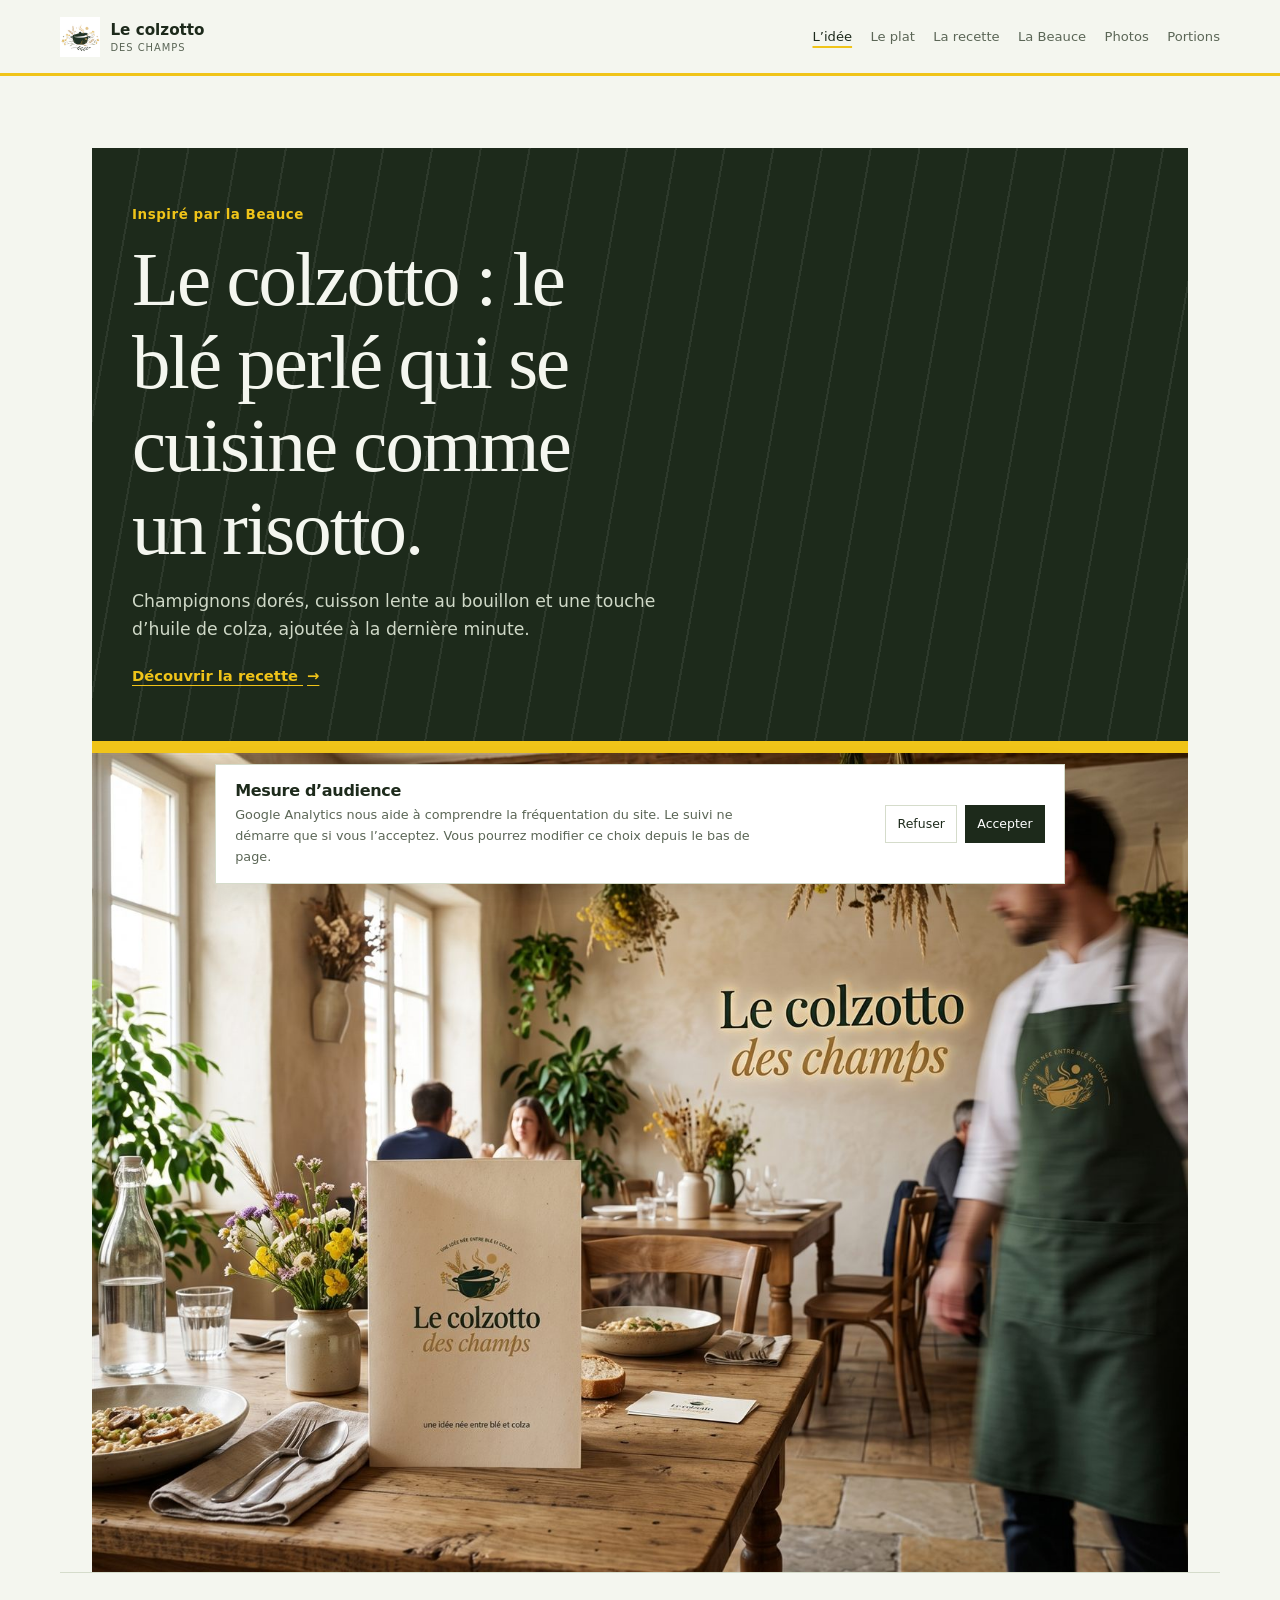
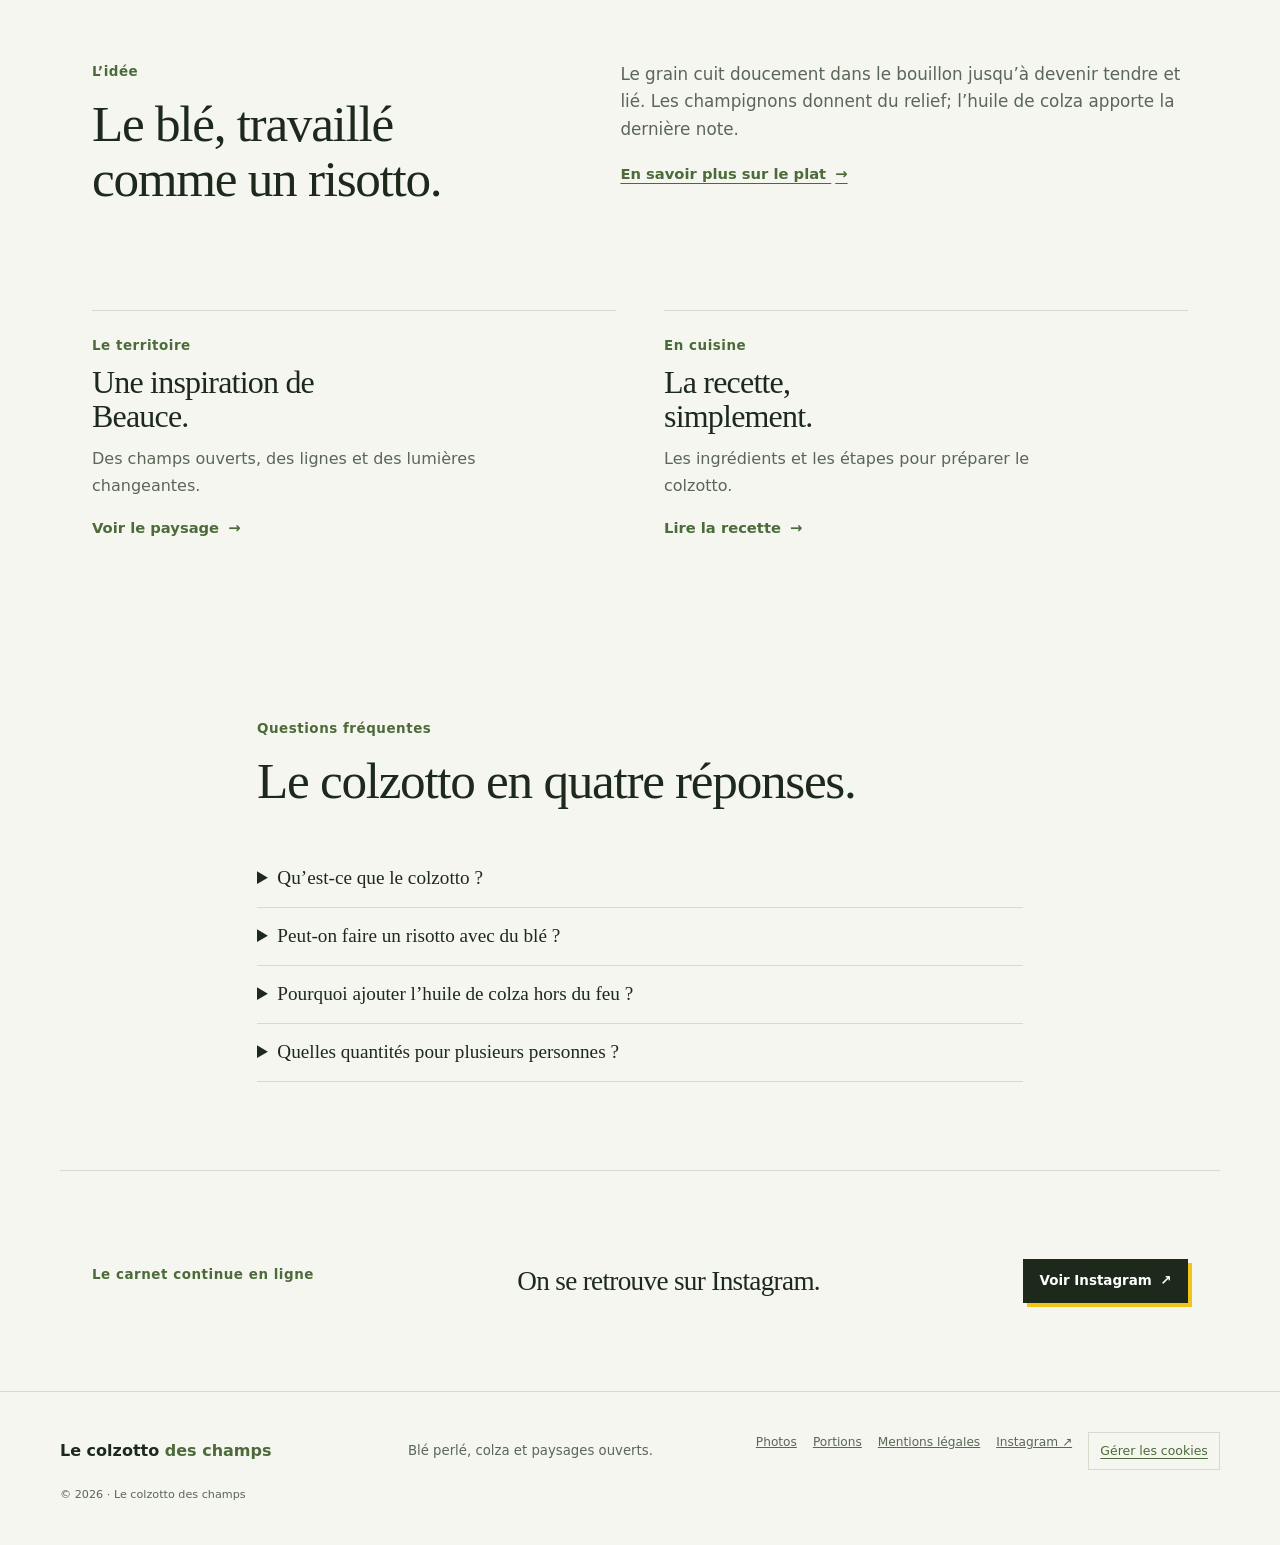
<file: index.html>
<!doctype html>
<html lang="fr">
<head>
  <meta charset="utf-8">
  <meta name="viewport" content="width=device-width, initial-scale=1">
  <meta name="theme-color" content="#f4f6ef">
  <meta name="description" content="Le colzotto : du blé perlé cuit comme un risotto, avec champignons dorés et huile de colza. Recette pour 2, portions ajustables.">
  <title>Colzotto : blé perlé aux champignons et colza | Le colzotto des champs</title>
  <link rel="canonical" href="https://lecolzottodeschamps.fr/"><link rel="alternate" hreflang="fr" href="https://lecolzottodeschamps.fr/"><link rel="alternate" hreflang="x-default" href="https://lecolzottodeschamps.fr/"><meta name="robots" content="index,follow,max-image-preview:large"><meta property="og:site_name" content="Le colzotto des champs"><meta name="twitter:card" content="summary_large_image">
  <meta property="og:type" content="website">
  <meta property="og:locale" content="fr_FR">
  <meta property="og:title" content="Colzotto : blé perlé aux champignons et colza | Le colzotto des champs">
  <meta property="og:description" content="Le colzotto : du blé perlé cuit comme un risotto, avec champignons dorés et huile de colza. Recette pour 2, portions ajustables.">
  <meta property="og:url" content="https://lecolzottodeschamps.fr/">
  <meta property="og:image" content="https://lecolzottodeschamps.fr/img/PlatColzotto-web.jpg"><meta property="og:image:alt" content="Assiette de blé perlé crémeux aux champignons et huile de colza">
  <link rel="icon" href="img/colzotto.svg" type="image/svg+xml">
  <link rel="stylesheet" href="css/style.css">
<script type="application/ld+json">[{"@context": "https://schema.org", "@type": "WebSite", "name": "Le colzotto des champs", "url": "https://lecolzottodeschamps.fr/", "inLanguage": "fr-FR"}, {"@context": "https://schema.org", "@type": "FAQPage", "mainEntity": [{"@type": "Question", "name": "Qu’est-ce que le colzotto ?", "acceptedAnswer": {"@type": "Answer", "text": "Un plat de blé perlé cuit comme un risotto : on ajoute le bouillon louche après louche, avec des champignons dorés, de l’oignon et un filet d’huile de colza hors du feu."}}, {"@type": "Question", "name": "Peut-on faire un risotto avec du blé ?", "acceptedAnswer": {"@type": "Answer", "text": "Oui. Le blé perlé libère de l’amidon à la cuisson lente et devient tendre et lié, tout en gardant de la tenue. Comptez 25 à 30 minutes."}}, {"@type": "Question", "name": "Pourquoi ajouter l’huile de colza hors du feu ?", "acceptedAnswer": {"@type": "Answer", "text": "Chauffée, elle perd son parfum. Ajoutée à la fin, elle reste présente dans l’assiette avec sa note dorée."}}, {"@type": "Question", "name": "Quelles quantités pour plusieurs personnes ?", "acceptedAnswer": {"@type": "Answer", "text": "La recette est écrite pour 2 personnes (160 g de blé perlé). Le calculateur de portions recalcule tout de 1 à 8 personnes."}}]}]</script></head>
<body>
  <header class="site-header">
    <a class="brand" href="index.html" aria-label="Le colzotto des champs, accueil"><img src="img/Logo-mark.png" alt="" width="48" height="48"><span><strong>Le colzotto</strong><small>des champs</small></span></a>
    <button class="menu-toggle" type="button" aria-expanded="false" aria-controls="menu" aria-label="Ouvrir le menu"><i></i><i></i></button>
    <nav aria-label="Navigation principale"><ul id="menu"><li><a aria-current="page" href="index.html">L’idée</a></li><li><a href="le-plat.html">Le plat</a></li><li><a href="recette.html">La recette</a></li><li><a href="beauce.html">La Beauce</a></li><li><a href="carnet.html">Photos</a></li><li><a href="atelier.html">Portions</a></li></ul></nav>
  </header>
  <main>
    <section class="home-hero">
      <div class="home-hero-copy"><p class="section-kicker">Inspiré par la Beauce</p><h1>Le colzotto : le blé perlé qui se cuisine comme un risotto.</h1><p>Champignons dorés, cuisson lente au bouillon et une touche d’huile de colza, ajoutée à la dernière minute.</p><a class="text-link" href="recette.html">Découvrir la recette <span aria-hidden="true">→</span></a></div>
      <figure class="home-hero-photo"><img src="img/ImageRestaurant-web.jpg" alt="Salle lumineuse avec des tables en bois et des plantes séchées" width="1500" height="1120" fetchpriority="high"></figure>
    </section>
    <section class="home-intro section">
      <div><p class="section-kicker">L’idée</p><h2>Le blé, travaillé comme un risotto.</h2></div>
      <div class="home-intro-copy"><p>Le grain cuit doucement dans le bouillon jusqu’à devenir tendre et lié. Les champignons donnent du relief; l’huile de colza apporte la dernière note.</p><a class="under-link" href="le-plat.html">En savoir plus sur le plat <span aria-hidden="true">→</span></a></div>
    </section>
    <section class="home-links section">
      <a class="home-link-card" href="beauce.html"><p class="section-kicker">Le territoire</p><h2>Une inspiration de Beauce.</h2><p>Des champs ouverts, des lignes et des lumières changeantes.</p><span class="text-link">Voir le paysage <span aria-hidden="true">→</span></span></a>
      <a class="home-link-card" href="recette.html"><p class="section-kicker">En cuisine</p><h2>La recette, simplement.</h2><p>Les ingrédients et les étapes pour préparer le colzotto.</p><span class="text-link">Lire la recette <span aria-hidden="true">→</span></span></a>
    </section>
    <section class="section faq" aria-labelledby="faq-t"><p class="section-kicker">Questions fréquentes</p><h2 id="faq-t">Le colzotto en quatre réponses.</h2><details><summary>Qu’est-ce que le colzotto ?</summary><p>Un plat de blé perlé cuit comme un risotto : on ajoute le bouillon louche après louche, avec des champignons dorés, de l’oignon et un filet d’huile de colza hors du feu.</p></details><details><summary>Peut-on faire un risotto avec du blé ?</summary><p>Oui. Le blé perlé libère de l’amidon à la cuisson lente et devient tendre et lié, tout en gardant de la tenue. Comptez 25 à 30 minutes.</p></details><details><summary>Pourquoi ajouter l’huile de colza hors du feu ?</summary><p>Chauffée, elle perd son parfum. Ajoutée à la fin, elle reste présente dans l’assiette avec sa note dorée.</p></details><details><summary>Quelles quantités pour plusieurs personnes ?</summary><p>La recette est écrite pour 2 personnes (160 g de blé perlé). Le calculateur de portions recalcule tout de 1 à 8 personnes.</p></details></section><section class="section home-social"><p class="section-kicker">Le carnet continue en ligne</p><h2>On se retrouve sur Instagram.</h2><a class="button" href="https://www.instagram.com/lecolzottodeschamps/" target="_blank" rel="noopener noreferrer">Voir Instagram <span aria-hidden="true">↗</span></a></section>
  </main>
  <footer class="site-footer"><a class="footer-brand" href="index.html">Le colzotto <em>des champs</em></a><p>Blé perlé, colza et paysages ouverts.</p><nav aria-label="Liens de pied de page"><a href="carnet.html">Photos</a><a href="atelier.html">Portions</a><a href="mentions-legales.html">Mentions légales</a><a href="https://www.instagram.com/lecolzottodeschamps/" target="_blank" rel="noopener noreferrer">Instagram ↗</a></nav><small>© 2026 · Le colzotto des champs</small></footer>
  <script src="js/analytics-consent.js" defer></script><script src="js/menu.js" defer></script>
</body>
</html>
</file>
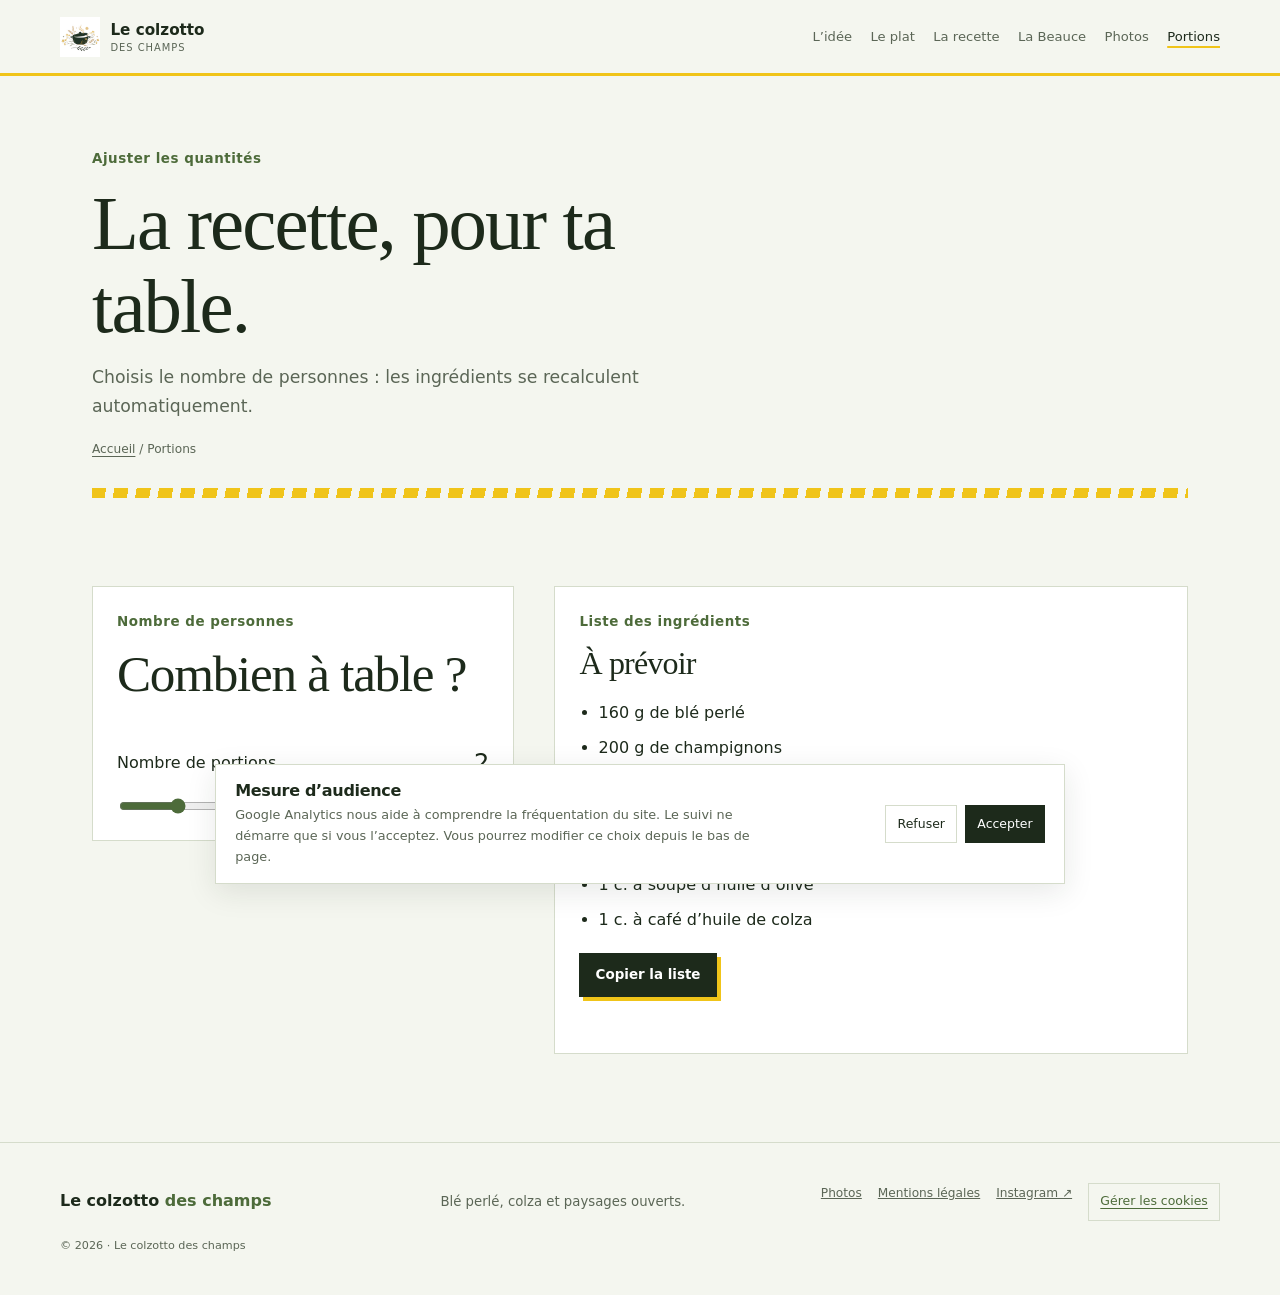
<file: atelier.html>
<!doctype html>
<html lang="fr">
<head>
  <meta charset="utf-8"><meta name="viewport" content="width=device-width, initial-scale=1"><meta name="theme-color" content="#f4f6ef">
  <meta name="description" content="Ajustez les quantités de blé perlé, champignons, bouillon et crème selon le nombre de convives, puis copiez votre liste de courses.">
  <title>Calculateur de portions du colzotto, de 1 à 8 personnes</title>
  <link rel="canonical" href="https://lecolzottodeschamps.fr/atelier.html"><link rel="alternate" hreflang="fr" href="https://lecolzottodeschamps.fr/atelier.html"><link rel="alternate" hreflang="x-default" href="https://lecolzottodeschamps.fr/atelier.html"><meta name="robots" content="index,follow,max-image-preview:large"><meta property="og:site_name" content="Le colzotto des champs"><meta name="twitter:card" content="summary_large_image">
  <meta property="og:type" content="website"><meta property="og:locale" content="fr_FR"><meta property="og:title" content="Calculateur de portions du colzotto, de 1 à 8 personnes"><meta property="og:description" content="Ajustez les quantités de blé perlé, champignons, bouillon et crème selon le nombre de convives, puis copiez votre liste de courses."><meta property="og:url" content="https://lecolzottodeschamps.fr/atelier.html"><meta property="og:image" content="https://lecolzottodeschamps.fr/img/PlatColzotto-web.jpg"><meta property="og:image:alt" content="Assiette de blé perlé crémeux aux champignons et huile de colza">
  <link rel="icon" href="img/colzotto.svg" type="image/svg+xml"><link rel="stylesheet" href="css/style.css">
<script type="application/ld+json">{"@context": "https://schema.org", "@type": "BreadcrumbList", "itemListElement": [{"@type": "ListItem", "position": 1, "name": "L’idée", "item": "https://lecolzottodeschamps.fr/"}, {"@type": "ListItem", "position": 2, "name": "Portions", "item": "https://lecolzottodeschamps.fr/atelier.html"}]}</script></head>
<body>
  <header class="site-header"><a class="brand" href="index.html" aria-label="Le colzotto des champs, accueil"><img src="img/Logo-mark.png" alt="" width="48" height="48"><span><strong>Le colzotto</strong><small>des champs</small></span></a><button class="menu-toggle" type="button" aria-expanded="false" aria-controls="menu" aria-label="Ouvrir le menu"><i></i><i></i></button><nav aria-label="Navigation principale"><ul id="menu"><li><a href="index.html">L’idée</a></li><li><a href="le-plat.html">Le plat</a></li><li><a href="recette.html">La recette</a></li><li><a href="beauce.html">La Beauce</a></li><li><a href="carnet.html">Photos</a></li><li><a aria-current="page" href="atelier.html">Portions</a></li></ul></nav></header>
  <main>
    <section class="page-hero"><p class="eyebrow">Ajuster les quantités</p><h1>La recette, pour ta table.</h1><p class="hero-lead">Choisis le nombre de personnes : les ingrédients se recalculent automatiquement.</p><div class="breadcrumb"><a href="index.html">Accueil</a><span> / </span>Portions</div></section>
    <section class="atelier-grid section" aria-label="Personnaliser la recette">
      <div class="atelier-controls">
        <p class="section-kicker">Nombre de personnes</p><h2>Combien à table&nbsp;?</h2>
        <label class="servings-control"><span>Nombre de portions</span><output data-portions-value for="portion-slider">2</output><input id="portion-slider" data-portions type="range" min="1" max="8" value="2" step="1" aria-label="Nombre de portions, de une à huit"></label>
      </div>
      <div class="atelier-result"><p class="section-kicker">Liste des ingrédients</p><h2>À prévoir</h2><ul data-atelier-list><li><span data-base="160" data-unit="g">160 g</span> de blé perlé</li><li><span data-base="200" data-unit="g">200 g</span> de champignons</li><li><span data-base="1" data-unit="petit oignon">1 petit oignon</span></li><li><span data-base="650" data-unit="ml">650 ml</span> de bouillon chaud</li><li><span data-base="10" data-unit="cl">10 cl</span> de crème</li><li><span data-base="1" data-unit="c. à soupe">1 c. à soupe</span> d’huile d’olive</li><li><span data-base="1" data-unit="c. à café">1 c. à café</span> d’huile de colza</li></ul><button class="button" type="button" data-copy-recipe>Copier la liste</button><p class="copy-feedback" data-copy-feedback aria-live="polite"></p>
      </div>
    </section>
  </main>
  <footer class="site-footer"><a class="footer-brand" href="index.html">Le colzotto <em>des champs</em></a><p>Blé perlé, colza et paysages ouverts.</p><nav aria-label="Liens de pied de page"><a href="carnet.html">Photos</a><a href="mentions-legales.html">Mentions légales</a><a href="https://www.instagram.com/lecolzottodeschamps/" target="_blank" rel="noopener noreferrer">Instagram ↗</a></nav><small>© 2026 · Le colzotto des champs</small></footer>
  <script src="js/analytics-consent.js" defer></script><script src="js/menu.js" defer></script><script src="js/atelier.js" defer></script>
</body>
</html>
</file>
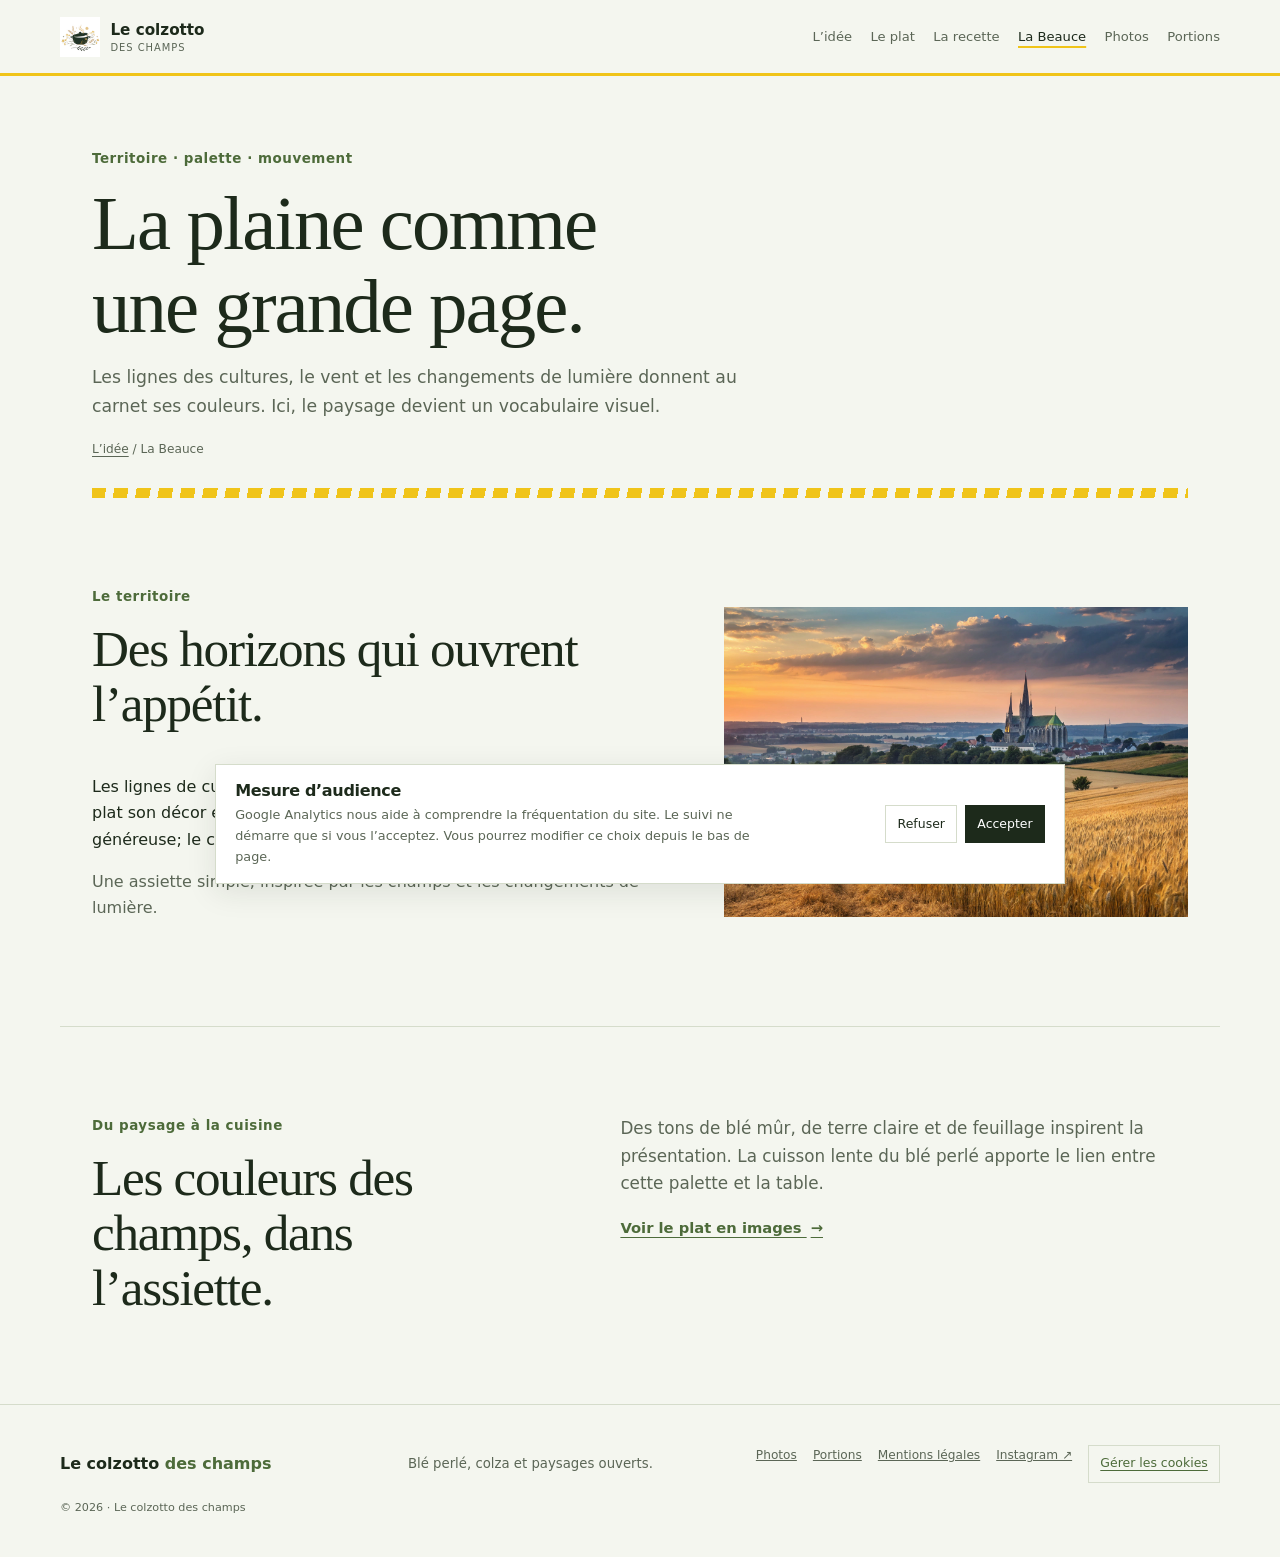
<file: beauce.html>
<!doctype html>
<html lang="fr">
<head>
  <meta charset="utf-8"><meta name="viewport" content="width=device-width, initial-scale=1"><meta name="theme-color" content="#f4f6ef">
  <meta name="description" content="Champs ouverts, blé et colza : comment les paysages de Beauce inspirent les couleurs et la cuisine du colzotto.">
  <title>La Beauce, source d’inspiration du colzotto des champs</title>
  <link rel="canonical" href="https://lecolzottodeschamps.fr/beauce.html"><link rel="alternate" hreflang="fr" href="https://lecolzottodeschamps.fr/beauce.html"><link rel="alternate" hreflang="x-default" href="https://lecolzottodeschamps.fr/beauce.html"><meta name="robots" content="index,follow,max-image-preview:large"><meta property="og:site_name" content="Le colzotto des champs"><meta name="twitter:card" content="summary_large_image">
  <meta property="og:type" content="article"><meta property="og:locale" content="fr_FR"><meta property="og:title" content="La Beauce, source d’inspiration du colzotto des champs"><meta property="og:description" content="Champs ouverts, blé et colza : comment les paysages de Beauce inspirent les couleurs et la cuisine du colzotto."><meta property="og:url" content="https://lecolzottodeschamps.fr/beauce.html"><meta property="og:image" content="https://lecolzottodeschamps.fr/img/PaysageBeauce.webp"><meta property="og:image:alt" content="Paysage de champs ouverts en Beauce">
  <link rel="icon" href="img/colzotto.svg" type="image/svg+xml"><link rel="stylesheet" href="css/style.css">
<script type="application/ld+json">{"@context": "https://schema.org", "@type": "BreadcrumbList", "itemListElement": [{"@type": "ListItem", "position": 1, "name": "L’idée", "item": "https://lecolzottodeschamps.fr/"}, {"@type": "ListItem", "position": 2, "name": "La Beauce", "item": "https://lecolzottodeschamps.fr/beauce.html"}]}</script></head>
<body>
  <header class="site-header"><a class="brand" href="index.html" aria-label="Le colzotto des champs, accueil"><img src="img/Logo-mark.png" alt="" width="48" height="48"><span><strong>Le colzotto</strong><small>des champs</small></span></a><button class="menu-toggle" type="button" aria-expanded="false" aria-controls="menu" aria-label="Ouvrir le menu"><i></i><i></i></button><nav aria-label="Navigation principale"><ul id="menu"><li><a href="index.html">L’idée</a></li><li><a href="le-plat.html">Le plat</a></li><li><a href="recette.html">La recette</a></li><li><a aria-current="page" href="beauce.html">La Beauce</a></li><li><a href="carnet.html">Photos</a></li><li><a href="atelier.html">Portions</a></li></ul></nav></header>
  <main>
    <section class="page-hero"><p class="eyebrow">Territoire · palette · mouvement</p><h1>La plaine comme une grande page.</h1><p class="hero-lead">Les lignes des cultures, le vent et les changements de lumière donnent au carnet ses couleurs. Ici, le paysage devient un vocabulaire visuel.</p><div class="breadcrumb"><a href="index.html">L’idée</a><span> / </span>La Beauce</div></section>
    <section class="section content-split"><div><p class="section-kicker">Le territoire</p><h2>Des horizons qui ouvrent l’appétit.</h2><p class="content-copy">Les lignes de culture et les grandes étendues de Beauce donnent au plat son décor et sa palette. Le blé perlé apporte une texture généreuse; le colza prolonge les notes dorées du paysage.</p><p class="field-note">Une assiette simple, inspirée par les champs et les changements de lumière.</p></div><figure class="beauce-map"><img src="img/PaysageBeauce.webp" alt="Paysage ouvert et lignes de champs en Beauce" width="1500" height="1120" loading="lazy"></figure></section>
    <section class="section home-intro"><div><p class="section-kicker">Du paysage à la cuisine</p><h2>Les couleurs des champs, dans l’assiette.</h2></div><div class="home-intro-copy"><p>Des tons de blé mûr, de terre claire et de feuillage inspirent la présentation. La cuisson lente du blé perlé apporte le lien entre cette palette et la table.</p><a class="under-link" href="carnet.html">Voir le plat en images <span aria-hidden="true">→</span></a></div></section>
  </main>
  <footer class="site-footer"><a class="footer-brand" href="index.html">Le colzotto <em>des champs</em></a><p>Blé perlé, colza et paysages ouverts.</p><nav aria-label="Liens de pied de page"><a href="carnet.html">Photos</a><a href="atelier.html">Portions</a><a href="mentions-legales.html">Mentions légales</a><a href="https://www.instagram.com/lecolzottodeschamps/" target="_blank" rel="noopener noreferrer">Instagram ↗</a></nav><small>© 2026 · Le colzotto des champs</small></footer>
  <script src="js/analytics-consent.js" defer></script><script src="js/menu.js" defer></script>
</body>
</html>
</file>
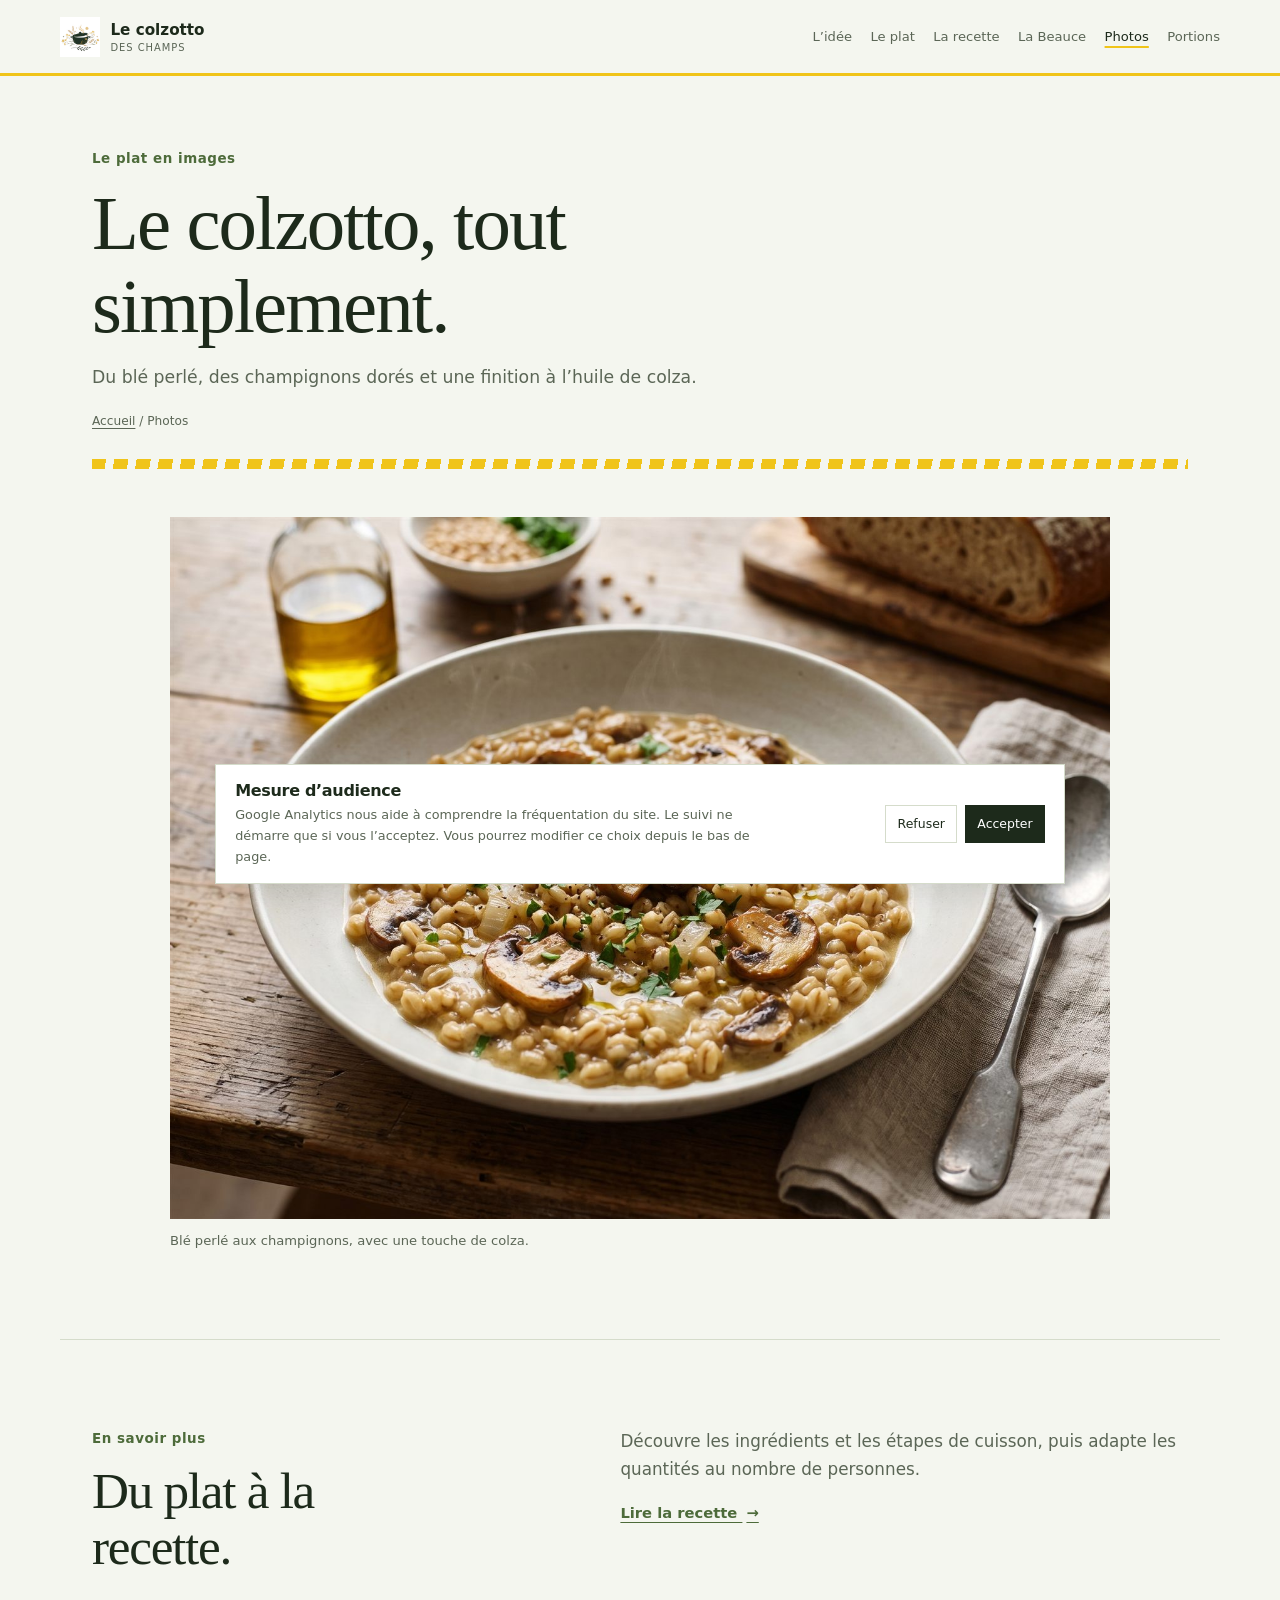
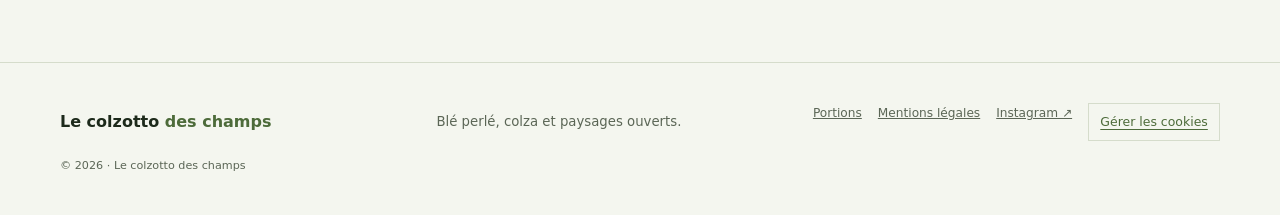
<file: carnet.html>
<!doctype html>
<html lang="fr">
<head>
  <meta charset="utf-8">
  <meta name="viewport" content="width=device-width, initial-scale=1">
  <meta name="theme-color" content="#f4f6ef">
  <meta name="description" content="Galerie photo du colzotto, assiette de blé perlé crémeux aux champignons dorés et à l’huile de colza.">
  <title>Photos du colzotto : blé perlé aux champignons et colza</title>
  <link rel="canonical" href="https://lecolzottodeschamps.fr/carnet.html"><link rel="alternate" hreflang="fr" href="https://lecolzottodeschamps.fr/carnet.html"><link rel="alternate" hreflang="x-default" href="https://lecolzottodeschamps.fr/carnet.html"><meta name="robots" content="index,follow,max-image-preview:large"><meta property="og:site_name" content="Le colzotto des champs"><meta name="twitter:card" content="summary_large_image">
  <meta property="og:type" content="website"><meta property="og:locale" content="fr_FR"><meta property="og:title" content="Photos du colzotto : blé perlé aux champignons et colza"><meta property="og:description" content="Galerie photo du colzotto, assiette de blé perlé crémeux aux champignons dorés et à l’huile de colza."><meta property="og:url" content="https://lecolzottodeschamps.fr/carnet.html"><meta property="og:image" content="https://lecolzottodeschamps.fr/img/PlatColzotto-web.jpg"><meta property="og:image:alt" content="Assiette de blé perlé crémeux aux champignons et huile de colza">
  <link rel="icon" href="img/colzotto.svg" type="image/svg+xml"><link rel="stylesheet" href="css/style.css">
<script type="application/ld+json">{"@context": "https://schema.org", "@type": "BreadcrumbList", "itemListElement": [{"@type": "ListItem", "position": 1, "name": "L’idée", "item": "https://lecolzottodeschamps.fr/"}, {"@type": "ListItem", "position": 2, "name": "Photos", "item": "https://lecolzottodeschamps.fr/carnet.html"}]}</script></head>
<body>
  <header class="site-header"><a class="brand" href="index.html" aria-label="Le colzotto des champs, accueil"><img src="img/Logo-mark.png" alt="" width="48" height="48"><span><strong>Le colzotto</strong><small>des champs</small></span></a><button class="menu-toggle" type="button" aria-expanded="false" aria-controls="menu" aria-label="Ouvrir le menu"><i></i><i></i></button><nav aria-label="Navigation principale"><ul id="menu"><li><a href="index.html">L’idée</a></li><li><a href="le-plat.html">Le plat</a></li><li><a href="recette.html">La recette</a></li><li><a href="beauce.html">La Beauce</a></li><li><a aria-current="page" href="carnet.html">Photos</a></li><li><a href="atelier.html">Portions</a></li></ul></nav></header>
  <main>
    <section class="page-hero"><p class="eyebrow">Le plat en images</p><h1>Le colzotto, tout simplement.</h1><p class="hero-lead">Du blé perlé, des champignons dorés et une finition à l’huile de colza.</p><div class="breadcrumb"><a href="index.html">Accueil</a><span> / </span>Photos</div></section>
    <section class="section photo-feature"><figure><img src="img/PlatColzotto-web.jpg" alt="Assiette de blé perlé crémeux aux champignons" width="1500" height="1120" fetchpriority="high"><figcaption>Blé perlé aux champignons, avec une touche de colza.</figcaption></figure></section>
    <section class="section home-intro"><div><p class="section-kicker">En savoir plus</p><h2>Du plat à la recette.</h2></div><div class="home-intro-copy"><p>Découvre les ingrédients et les étapes de cuisson, puis adapte les quantités au nombre de personnes.</p><a class="under-link" href="recette.html">Lire la recette <span aria-hidden="true">→</span></a></div></section>
  </main>
  <footer class="site-footer"><a class="footer-brand" href="index.html">Le colzotto <em>des champs</em></a><p>Blé perlé, colza et paysages ouverts.</p><nav aria-label="Liens de pied de page"><a href="atelier.html">Portions</a><a href="mentions-legales.html">Mentions légales</a><a href="https://www.instagram.com/lecolzottodeschamps/" target="_blank" rel="noopener noreferrer">Instagram ↗</a></nav><small>© 2026 · Le colzotto des champs</small></footer>
  <script src="js/analytics-consent.js" defer></script><script src="js/menu.js" defer></script>
</body>
</html>
</file>
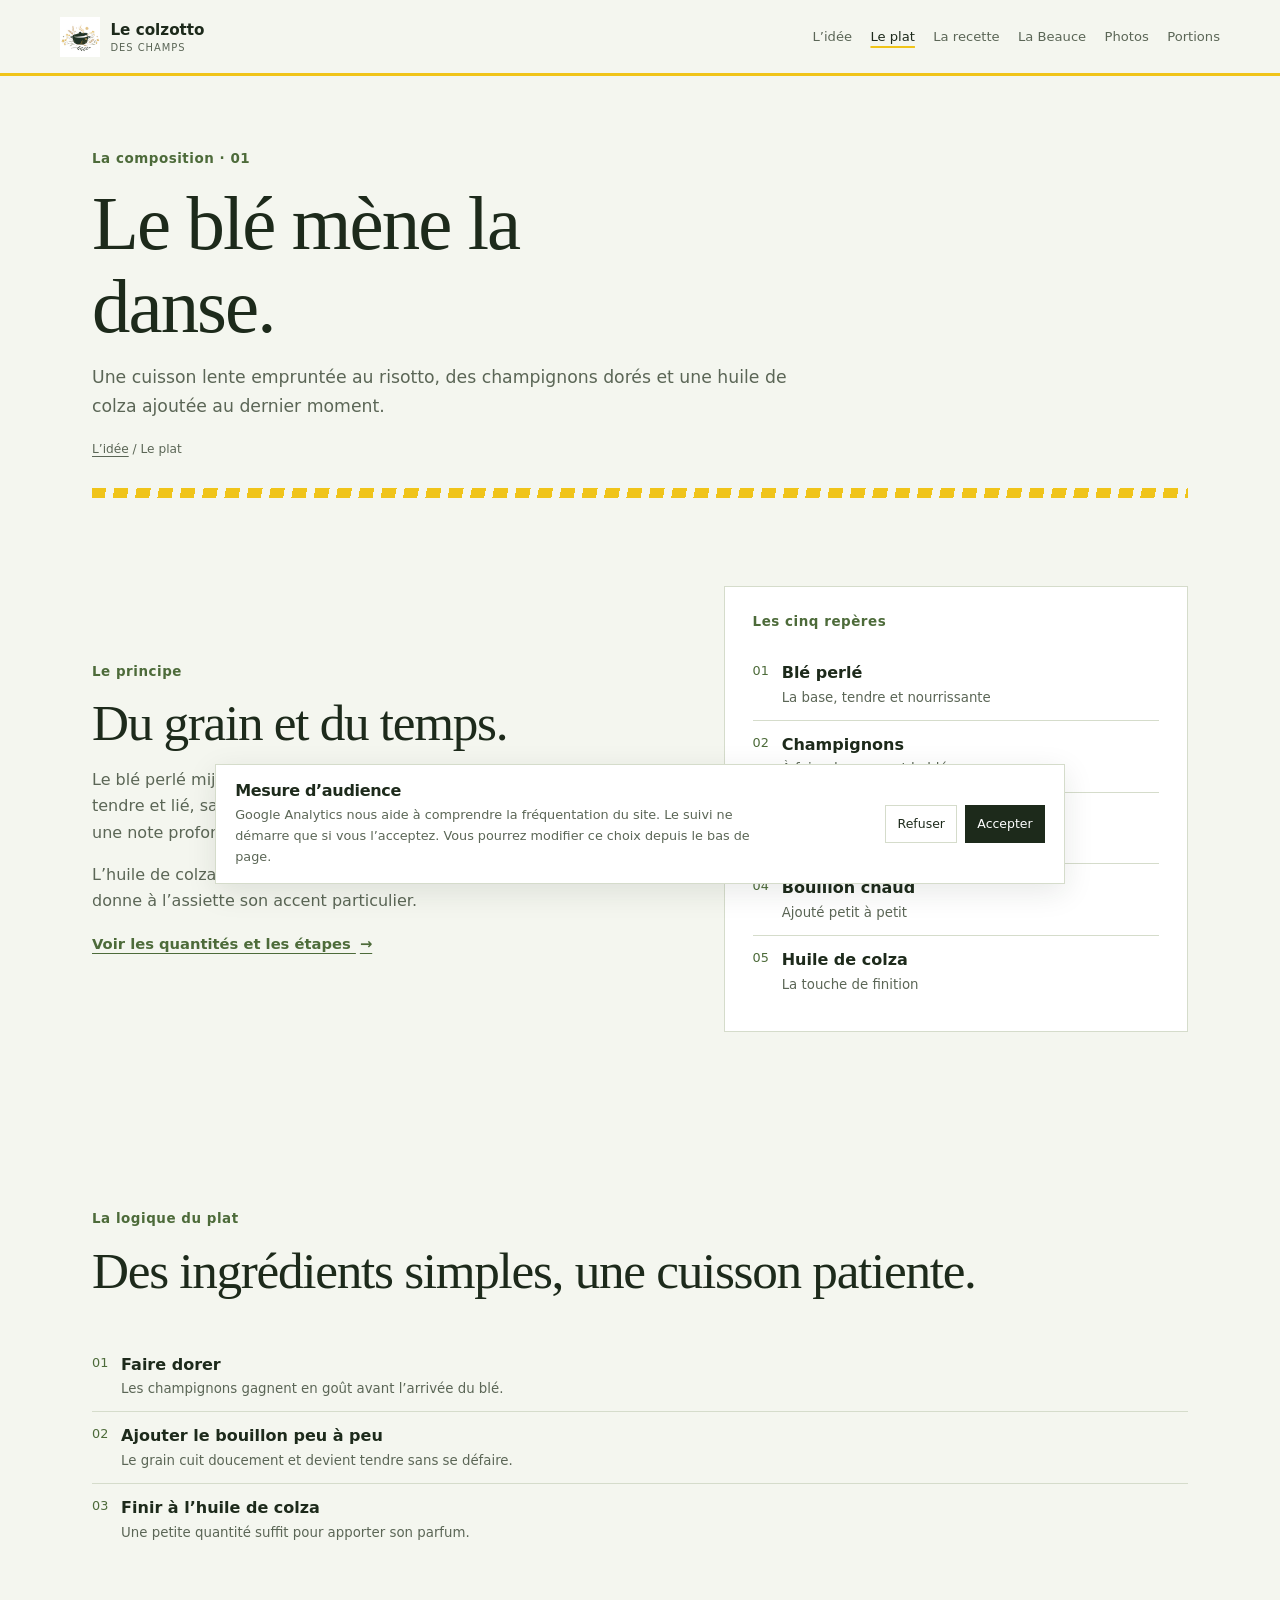
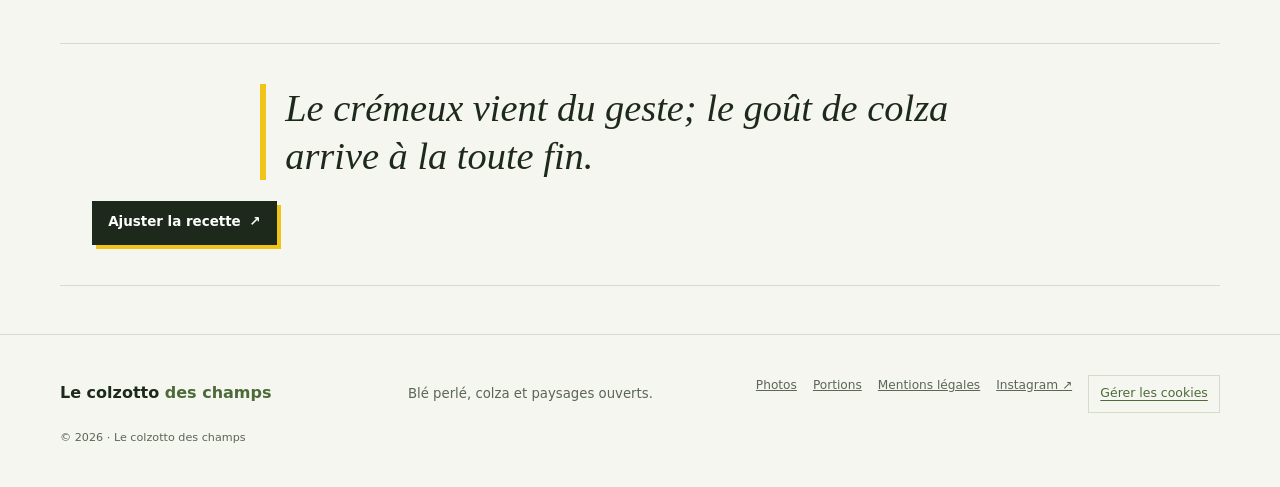
<file: le-plat.html>
<!doctype html>
<html lang="fr">
<head>
  <meta charset="utf-8"><meta name="viewport" content="width=device-width, initial-scale=1"><meta name="theme-color" content="#f4f6ef">
  <meta name="description" content="Qu’est-ce que le colzotto ? Un blé perlé mijoté comme un risotto, avec champignons, oignon et huile de colza ajoutée hors du feu.">
  <title>Le colzotto, c’est quoi ? Blé perlé façon risotto au colza</title>
  <link rel="canonical" href="https://lecolzottodeschamps.fr/le-plat.html"><link rel="alternate" hreflang="fr" href="https://lecolzottodeschamps.fr/le-plat.html"><link rel="alternate" hreflang="x-default" href="https://lecolzottodeschamps.fr/le-plat.html"><meta name="robots" content="index,follow,max-image-preview:large"><meta property="og:site_name" content="Le colzotto des champs"><meta name="twitter:card" content="summary_large_image">
  <meta property="og:type" content="article"><meta property="og:locale" content="fr_FR"><meta property="og:title" content="Le colzotto, c’est quoi ? Blé perlé façon risotto au colza"><meta property="og:description" content="Qu’est-ce que le colzotto ? Un blé perlé mijoté comme un risotto, avec champignons, oignon et huile de colza ajoutée hors du feu."><meta property="og:url" content="https://lecolzottodeschamps.fr/le-plat.html"><meta property="og:image" content="https://lecolzottodeschamps.fr/img/PlatColzotto-web.jpg"><meta property="og:image:alt" content="Assiette de blé perlé crémeux aux champignons et huile de colza">
  <link rel="icon" href="img/colzotto.svg" type="image/svg+xml"><link rel="stylesheet" href="css/style.css">
<script type="application/ld+json">{"@context": "https://schema.org", "@type": "BreadcrumbList", "itemListElement": [{"@type": "ListItem", "position": 1, "name": "L’idée", "item": "https://lecolzottodeschamps.fr/"}, {"@type": "ListItem", "position": 2, "name": "Le plat", "item": "https://lecolzottodeschamps.fr/le-plat.html"}]}</script></head>
<body>
  <header class="site-header"><a class="brand" href="index.html" aria-label="Le colzotto des champs, accueil"><img src="img/Logo-mark.png" alt="" width="48" height="48"><span><strong>Le colzotto</strong><small>des champs</small></span></a><button class="menu-toggle" type="button" aria-expanded="false" aria-controls="menu" aria-label="Ouvrir le menu"><i></i><i></i></button><nav aria-label="Navigation principale"><ul id="menu"><li><a href="index.html">L’idée</a></li><li><a aria-current="page" href="le-plat.html">Le plat</a></li><li><a href="recette.html">La recette</a></li><li><a href="beauce.html">La Beauce</a></li><li><a href="carnet.html">Photos</a></li><li><a href="atelier.html">Portions</a></li></ul></nav></header>
  <main>
    <section class="page-hero"><p class="eyebrow">La composition · 01</p><h1>Le blé mène la danse.</h1><p class="hero-lead">Une cuisson lente empruntée au risotto, des champignons dorés et une huile de colza ajoutée au dernier moment.</p><div class="breadcrumb"><a href="index.html">L’idée</a><span> / </span>Le plat</div></section>
    <section class="content-split section">
      <div class="content-copy"><p class="section-kicker">Le principe</p><h2>Du grain et du temps.</h2><p>Le blé perlé mijote dans le bouillon, louche après louche. Il devient tendre et lié, sans perdre toute sa tenue. Les champignons apportent une note profonde; l’oignon donne un départ doux.</p><p>L’huile de colza arrive hors du feu. Sa place à la fin de la cuisson donne à l’assiette son accent particulier.</p><a class="under-link" href="recette.html">Voir les quantités et les étapes <span aria-hidden="true">→</span></a></div>
      <div class="ingredient-card"><p class="section-kicker">Les cinq repères</p><ul class="ingredient-list"><li><span>01</span><div><strong>Blé perlé</strong><small>La base, tendre et nourrissante</small></div></li><li><span>02</span><div><strong>Champignons</strong><small>À faire dorer avant le blé</small></div></li><li><span>03</span><div><strong>Oignon</strong><small>Une douceur au fond de la casserole</small></div></li><li><span>04</span><div><strong>Bouillon chaud</strong><small>Ajouté petit à petit</small></div></li><li><span>05</span><div><strong>Huile de colza</strong><small>La touche de finition</small></div></li></ul></div>
    </section>
    <section class="section"><p class="section-kicker">La logique du plat</p><h2>Des ingrédients simples, une cuisson patiente.</h2><ol class="ingredient-list"><li><span>01</span><div><strong>Faire dorer</strong><small>Les champignons gagnent en goût avant l’arrivée du blé.</small></div></li><li><span>02</span><div><strong>Ajouter le bouillon peu à peu</strong><small>Le grain cuit doucement et devient tendre sans se défaire.</small></div></li><li><span>03</span><div><strong>Finir à l’huile de colza</strong><small>Une petite quantité suffit pour apporter son parfum.</small></div></li></ol></section>
    <section class="quote-panel"><blockquote>Le crémeux vient du geste; le goût de colza arrive à la toute fin.</blockquote><a class="button" href="atelier.html">Ajuster la recette <span aria-hidden="true">↗</span></a></section>
  </main>
  <footer class="site-footer"><a class="footer-brand" href="index.html">Le colzotto <em>des champs</em></a><p>Blé perlé, colza et paysages ouverts.</p><nav aria-label="Liens de pied de page"><a href="carnet.html">Photos</a><a href="atelier.html">Portions</a><a href="mentions-legales.html">Mentions légales</a><a href="https://www.instagram.com/lecolzottodeschamps/" target="_blank" rel="noopener noreferrer">Instagram ↗</a></nav><small>© 2026 · Le colzotto des champs</small></footer>
  <script src="js/analytics-consent.js" defer></script><script src="js/menu.js" defer></script>
</body>
</html>
</file>
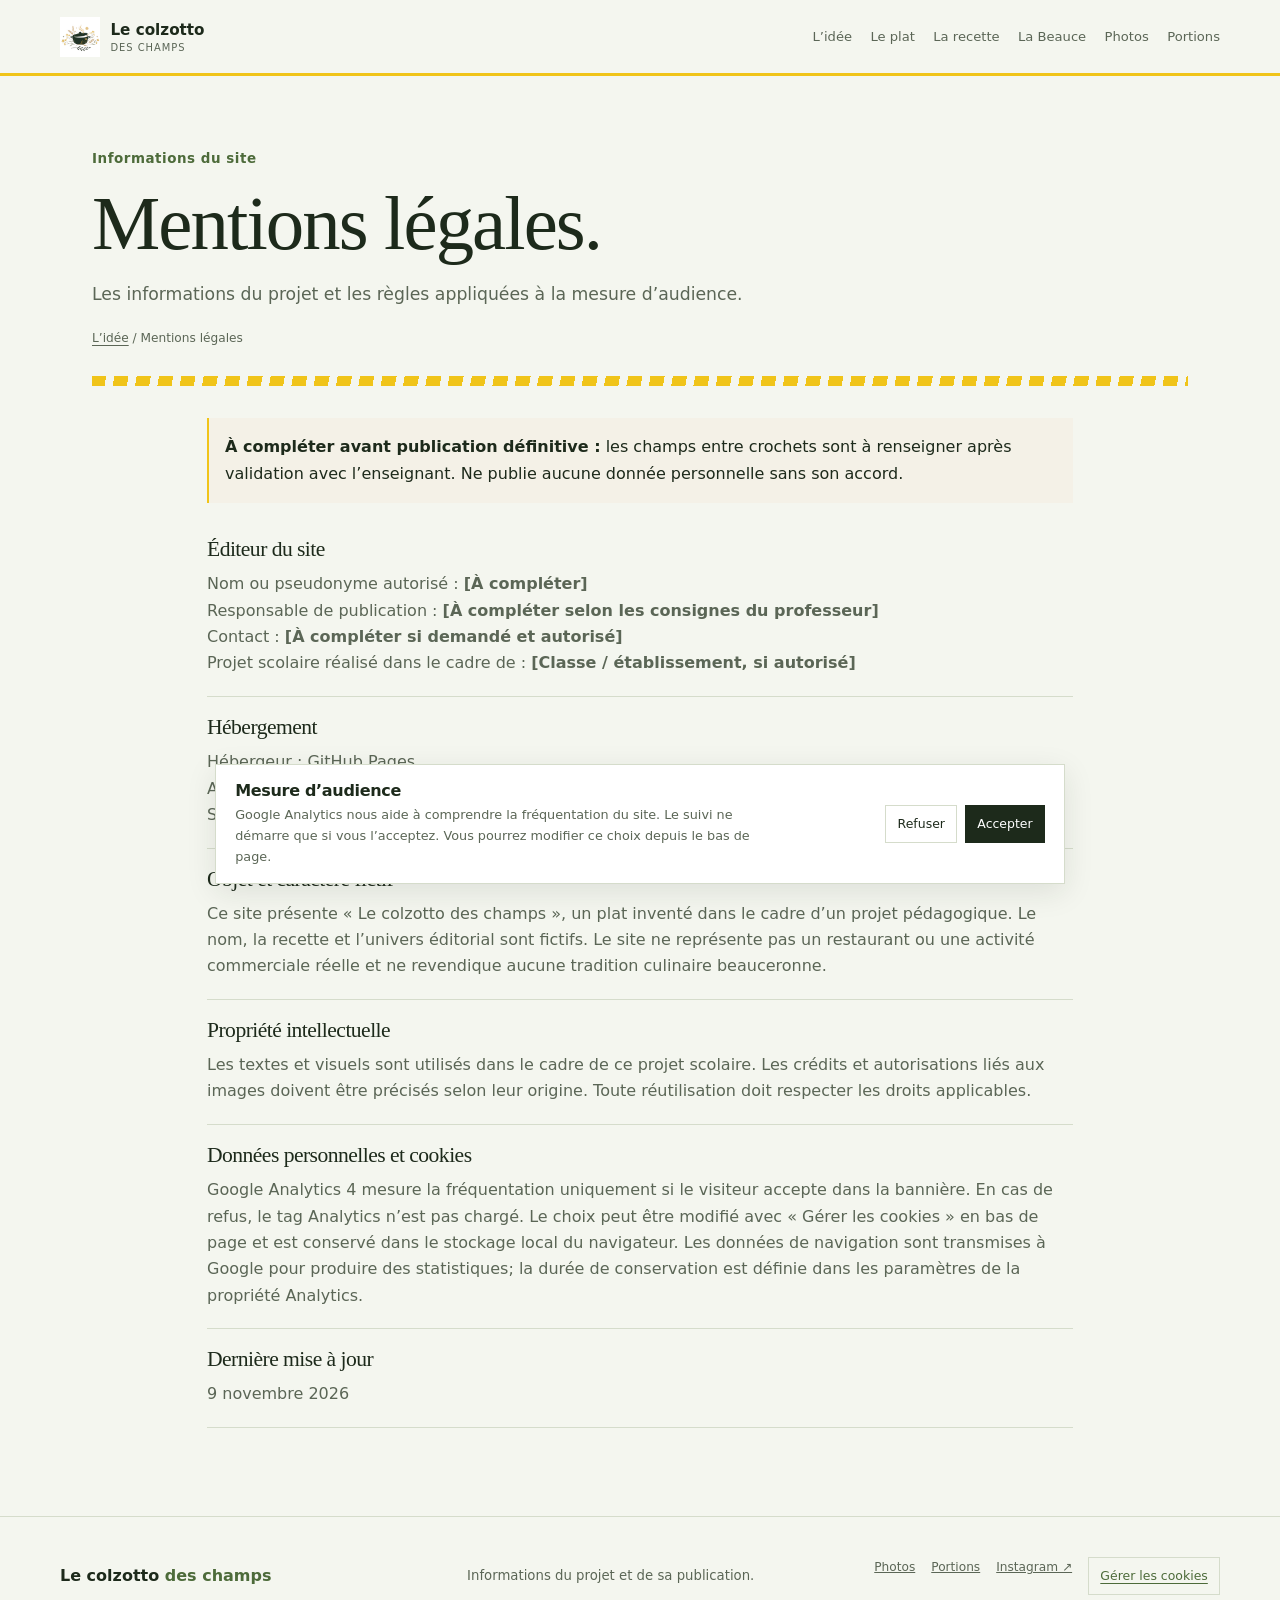
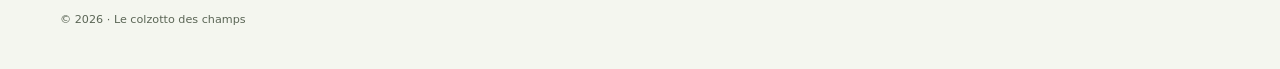
<file: mentions-legales.html>
<!doctype html>
<html lang="fr">
<head>
  <meta charset="utf-8"><meta name="viewport" content="width=device-width, initial-scale=1"><meta name="theme-color" content="#f4f6ef">
  <meta name="description" content="Informations légales, transparence et données personnelles du site Le colzotto des champs.">
  <meta name="robots" content="noindex,follow">
  <title>Mentions légales et transparence — Le colzotto des champs</title>
  <link rel="canonical" href="https://lecolzottodeschamps.fr/mentions-legales.html">
  <link rel="icon" href="img/colzotto.svg" type="image/svg+xml"><link rel="stylesheet" href="css/style.css">
</head>
<body>
  <header class="site-header"><a class="brand" href="index.html" aria-label="Le colzotto des champs, accueil"><img src="img/Logo-mark.png" alt="" width="48" height="48"><span><strong>Le colzotto</strong><small>des champs</small></span></a><button class="menu-toggle" type="button" aria-expanded="false" aria-controls="menu" aria-label="Ouvrir le menu"><i></i><i></i></button><nav aria-label="Navigation principale"><ul id="menu"><li><a href="index.html">L’idée</a></li><li><a href="le-plat.html">Le plat</a></li><li><a href="recette.html">La recette</a></li><li><a href="beauce.html">La Beauce</a></li><li><a href="carnet.html">Photos</a></li><li><a href="atelier.html">Portions</a></li></ul></nav></header>
  <main>
    <section class="page-hero"><p class="eyebrow">Informations du site</p><h1>Mentions légales.</h1><p class="hero-lead">Les informations du projet et les règles appliquées à la mesure d’audience.</p><div class="breadcrumb"><a href="index.html">L’idée</a><span> / </span>Mentions légales</div></section>
    <section class="legal-content section">
      <p class="legal-alert"><strong>À compléter avant publication définitive :</strong> les champs entre crochets sont à renseigner après validation avec l’enseignant. Ne publie aucune donnée personnelle sans son accord.</p>
      <article><h2>Éditeur du site</h2><p>Nom ou pseudonyme autorisé : <strong>[À compléter]</strong><br>Responsable de publication : <strong>[À compléter selon les consignes du professeur]</strong><br>Contact : <strong>[À compléter si demandé et autorisé]</strong><br>Projet scolaire réalisé dans le cadre de : <strong>[Classe / établissement, si autorisé]</strong></p></article>
      <article><h2>Hébergement</h2><p>Hébergeur : GitHub Pages<br>Adresse de l’hébergeur : <strong>[À compléter selon les mentions demandées]</strong><br>Site web : <a href="https://pages.github.com/" target="_blank" rel="noopener noreferrer">pages.github.com</a></p></article>
      <article><h2>Objet et caractère fictif</h2><p>Ce site présente « Le colzotto des champs », un plat inventé dans le cadre d’un projet pédagogique. Le nom, la recette et l’univers éditorial sont fictifs. Le site ne représente pas un restaurant ou une activité commerciale réelle et ne revendique aucune tradition culinaire beauceronne.</p></article>
      <article><h2>Propriété intellectuelle</h2><p>Les textes et visuels sont utilisés dans le cadre de ce projet scolaire. Les crédits et autorisations liés aux images doivent être précisés selon leur origine. Toute réutilisation doit respecter les droits applicables.</p></article>
      <article><h2>Données personnelles et cookies</h2><p>Google Analytics 4 mesure la fréquentation uniquement si le visiteur accepte dans la bannière. En cas de refus, le tag Analytics n’est pas chargé. Le choix peut être modifié avec « Gérer les cookies » en bas de page et est conservé dans le stockage local du navigateur. Les données de navigation sont transmises à Google pour produire des statistiques; la durée de conservation est définie dans les paramètres de la propriété Analytics.</p></article>
      <article><h2>Dernière mise à jour</h2><p>9 novembre 2026</p></article>
    </section>
  </main>
  <footer class="site-footer"><a class="footer-brand" href="index.html">Le colzotto <em>des champs</em></a><p>Informations du projet et de sa publication.</p><nav aria-label="Liens de pied de page"><a href="carnet.html">Photos</a><a href="atelier.html">Portions</a><a href="https://www.instagram.com/lecolzottodeschamps/" target="_blank" rel="noopener noreferrer">Instagram ↗</a></nav><small>© 2026 · Le colzotto des champs</small></footer>
  <script src="js/analytics-consent.js" defer></script><script src="js/menu.js" defer></script>
</body>
</html>
</file>
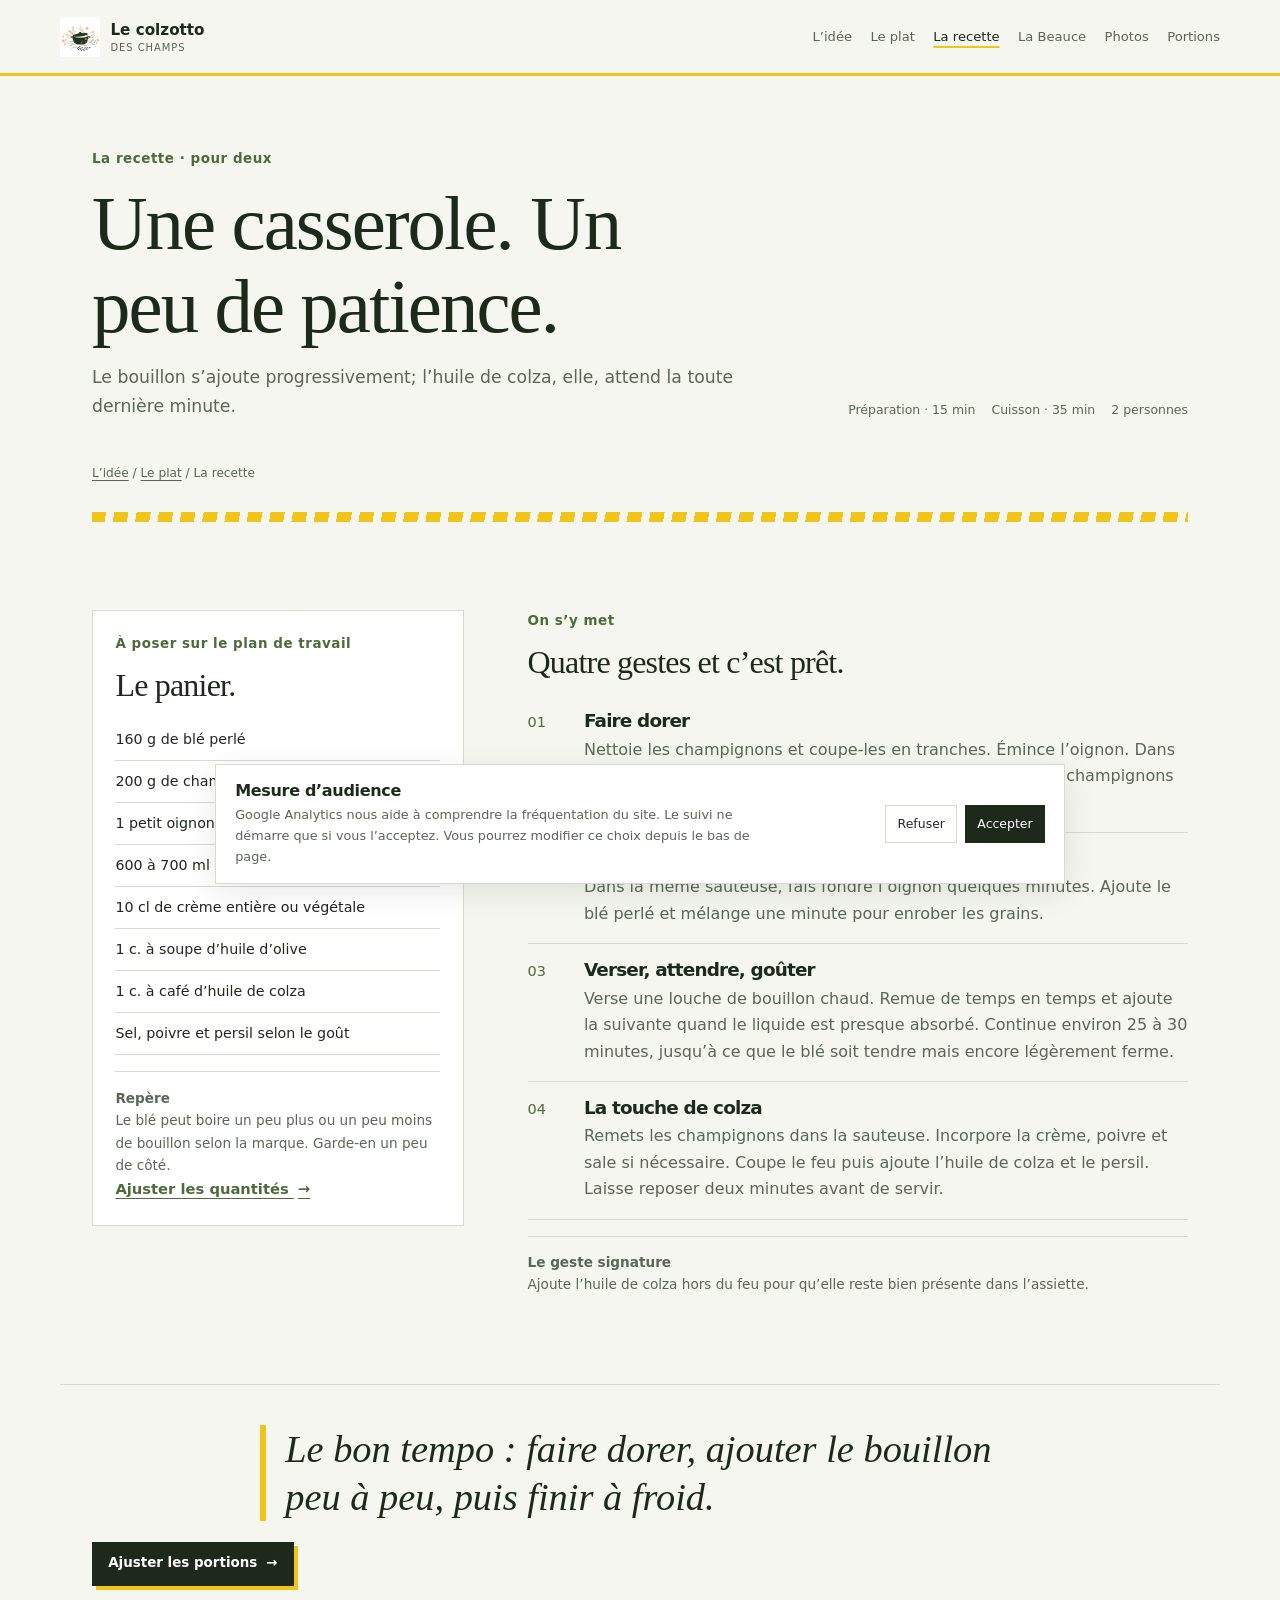
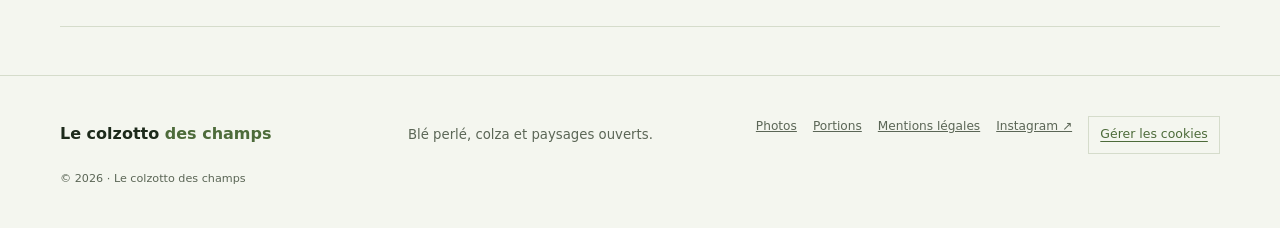
<file: recette.html>
<!doctype html>
<html lang="fr">
<head>
  <meta charset="utf-8"><meta name="viewport" content="width=device-width, initial-scale=1"><meta name="theme-color" content="#f4f6ef">
  <meta name="description" content="Recette facile de blé perlé crémeux aux champignons, oignon et huile de colza : 15 min de préparation, 35 min de cuisson, étapes détaillées et astuces.">
  <title>Recette du colzotto : blé perlé façon risotto (2 pers.)</title>
  <link rel="canonical" href="https://lecolzottodeschamps.fr/recette.html"><link rel="alternate" hreflang="fr" href="https://lecolzottodeschamps.fr/recette.html"><link rel="alternate" hreflang="x-default" href="https://lecolzottodeschamps.fr/recette.html"><meta name="robots" content="index,follow,max-image-preview:large"><meta property="og:site_name" content="Le colzotto des champs"><meta name="twitter:card" content="summary_large_image">
  <meta property="og:type" content="article"><meta property="og:locale" content="fr_FR"><meta property="og:title" content="Recette du colzotto : blé perlé façon risotto (2 pers.)"><meta property="og:description" content="Recette facile de blé perlé crémeux aux champignons, oignon et huile de colza : 15 min de préparation, 35 min de cuisson, étapes détaillées et astuces."><meta property="og:url" content="https://lecolzottodeschamps.fr/recette.html"><meta property="og:image" content="https://lecolzottodeschamps.fr/img/PlatColzotto-web.jpg"><meta property="og:image:alt" content="Assiette de blé perlé crémeux aux champignons et huile de colza">
  <link rel="icon" href="img/colzotto.svg" type="image/svg+xml"><link rel="stylesheet" href="css/style.css">
  <script type="application/ld+json">[{"@context": "https://schema.org", "@type": "Recipe", "name": "Colzotto : blé perlé façon risotto aux champignons", "description": "Blé perlé crémeux aux champignons, à l’oignon et à l’huile de colza, pour deux personnes.", "image": "https://lecolzottodeschamps.fr/img/PlatColzotto-web.jpg", "recipeYield": "2 personnes", "prepTime": "PT15M", "cookTime": "PT35M", "totalTime": "PT50M", "recipeCategory": "Plat principal", "recipeIngredient": ["160 g de blé perlé", "200 g de champignons de Paris", "1 petit oignon jaune", "600 à 700 ml de bouillon de légumes chaud", "10 cl de crème entière ou végétale", "1 cuillère à soupe d’huile d’olive", "1 cuillère à café d’huile de colza", "Sel, poivre et persil selon le goût"], "recipeInstructions": [{"@type": "HowToStep", "text": "Faire dorer les champignons tranchés dans l’huile d’olive, puis les réserver.", "name": "Faire dorer"}, {"@type": "HowToStep", "text": "Faire fondre l’oignon émincé, ajouter le blé perlé et mélanger une minute.", "name": "Nacrer le blé"}, {"@type": "HowToStep", "text": "Ajouter progressivement le bouillon chaud en remuant de temps en temps pendant environ 25 à 30 minutes, jusqu’à ce que le blé soit tendre.", "name": "Cuire au bouillon"}, {"@type": "HowToStep", "text": "Remettre les champignons, incorporer la crème, puis ajouter hors du feu l’huile de colza et le persil. Laisser reposer deux minutes.", "name": "Finir au colza"}], "author": {"@type": "Organization", "name": "Le colzotto des champs"}, "datePublished": "2026-11-09", "dateModified": "2026-11-09", "inLanguage": "fr-FR", "recipeCuisine": "Française", "suitableForDiet": "https://schema.org/VegetarianDiet", "keywords": "colzotto, blé perlé, risotto de blé, champignons, huile de colza, recette végétarienne"}, {"@context": "https://schema.org", "@type": "BreadcrumbList", "itemListElement": [{"@type": "ListItem", "position": 1, "name": "L’idée", "item": "https://lecolzottodeschamps.fr/"}, {"@type": "ListItem", "position": 2, "name": "La recette", "item": "https://lecolzottodeschamps.fr/recette.html"}]}]</script>
</head>
<body>
  <header class="site-header"><a class="brand" href="index.html" aria-label="Le colzotto des champs, accueil"><img src="img/Logo-mark.png" alt="" width="48" height="48"><span><strong>Le colzotto</strong><small>des champs</small></span></a><button class="menu-toggle" type="button" aria-expanded="false" aria-controls="menu" aria-label="Ouvrir le menu"><i></i><i></i></button><nav aria-label="Navigation principale"><ul id="menu"><li><a href="index.html">L’idée</a></li><li><a href="le-plat.html">Le plat</a></li><li><a aria-current="page" href="recette.html">La recette</a></li><li><a href="beauce.html">La Beauce</a></li><li><a href="carnet.html">Photos</a></li><li><a href="atelier.html">Portions</a></li></ul></nav></header>
  <main>
    <section class="page-hero recipe-hero"><div><p class="eyebrow">La recette · pour deux</p><h1>Une casserole. Un peu de patience.</h1><p class="hero-lead">Le bouillon s’ajoute progressivement; l’huile de colza, elle, attend la toute dernière minute.</p></div><div class="recipe-facts"><span>Préparation · 15 min</span><span>Cuisson · 35 min</span><span>2 personnes</span></div><div class="breadcrumb"><a href="index.html">L’idée</a><span> / </span><a href="le-plat.html">Le plat</a><span> / </span>La recette</div></section>
    <section class="recipe-layout section">
      <aside class="recipe-aside"><p class="section-kicker">À poser sur le plan de travail</p><h2>Le panier.</h2><ul class="check-list"><li>160 g de blé perlé</li><li>200 g de champignons de Paris</li><li>1 petit oignon jaune</li><li>600 à 700 ml de bouillon de légumes chaud</li><li>10 cl de crème entière ou végétale</li><li>1 c. à soupe d’huile d’olive</li><li>1 c. à café d’huile de colza</li><li>Sel, poivre et persil selon le goût</li></ul><div class="recipe-aside-note"><strong>Repère</strong><br>Le blé peut boire un peu plus ou un peu moins de bouillon selon la marque. Garde-en un peu de côté.</div><a class="under-link" href="atelier.html">Ajuster les quantités <span aria-hidden="true">→</span></a></aside>
      <div class="method"><p class="section-kicker">On s’y met</p><h2>Quatre gestes et c’est prêt.</h2><article class="method-step"><span>01</span><div><h3>Faire dorer</h3><p>Nettoie les champignons et coupe-les en tranches. Émince l’oignon. Dans une grande sauteuse, fais chauffer l’huile d’olive et cuis les champignons à feu moyen-vif jusqu’à ce qu’ils soient dorés. Réserve-les.</p></div></article><article class="method-step"><span>02</span><div><h3>Nacrer le blé</h3><p>Dans la même sauteuse, fais fondre l’oignon quelques minutes. Ajoute le blé perlé et mélange une minute pour enrober les grains.</p></div></article><article class="method-step"><span>03</span><div><h3>Verser, attendre, goûter</h3><p>Verse une louche de bouillon chaud. Remue de temps en temps et ajoute la suivante quand le liquide est presque absorbé. Continue environ 25 à 30 minutes, jusqu’à ce que le blé soit tendre mais encore légèrement ferme.</p></div></article><article class="method-step"><span>04</span><div><h3>La touche de colza</h3><p>Remets les champignons dans la sauteuse. Incorpore la crème, poivre et sale si nécessaire. Coupe le feu puis ajoute l’huile de colza et le persil. Laisse reposer deux minutes avant de servir.</p></div></article><aside class="cook-note"><strong>Le geste signature</strong><br>Ajoute l’huile de colza hors du feu pour qu’elle reste bien présente dans l’assiette.</aside></div>
    </section>
    <section class="quote-panel"><blockquote>Le bon tempo : faire dorer, ajouter le bouillon peu à peu, puis finir à froid.</blockquote><a class="button" href="atelier.html">Ajuster les portions <span aria-hidden="true">→</span></a></section>
  </main>
  <footer class="site-footer"><a class="footer-brand" href="index.html">Le colzotto <em>des champs</em></a><p>Blé perlé, colza et paysages ouverts.</p><nav aria-label="Liens de pied de page"><a href="carnet.html">Photos</a><a href="atelier.html">Portions</a><a href="mentions-legales.html">Mentions légales</a><a href="https://www.instagram.com/lecolzottodeschamps/" target="_blank" rel="noopener noreferrer">Instagram ↗</a></nav><small>© 2026 · Le colzotto des champs</small></footer>
  <script src="js/analytics-consent.js" defer></script><script src="js/menu.js" defer></script>
</body>
</html>
</file>
<file: css/style.css>
:root {
  --paper: #f4f6ef;
  --surface: #fff;
  --ink: #1d2a1b;
  --muted: #5b6656;
  --accent: #4d6b3a;
  --highlight: #f0c419;
  --line: #d5dccb;
  --wide: 1160px;
  --serif: "Iowan Old Style", "Palatino Linotype", Palatino, Georgia, serif;
  --sans: system-ui, -apple-system, BlinkMacSystemFont, "Segoe UI", Arial, sans-serif;
}

* { box-sizing: border-box; }
html { scroll-behavior: smooth; }
body { margin: 0; background: var(--paper); color: var(--ink); font: 16px/1.65 var(--sans); }
img { display: block; max-width: 100%; }
a { color: inherit; }
button { font: inherit; }
button, a { -webkit-tap-highlight-color: transparent; }
main { overflow: clip; }
h1, h2, h3, p { margin-top: 0; }
h1, h2, h3 { color: var(--ink); font-weight: 600; letter-spacing: -.045em; line-height: 1.08; }
h1, h2 { font-family: var(--serif); font-weight: 500; letter-spacing: -.025em; }
h1 { font-size: clamp(2.7rem, 6vw, 5.2rem); }
h2 { font-size: clamp(2rem, 4vw, 3.4rem); }
h3 { font-size: 1.25rem; }

.site-header { position: sticky; top: 0; z-index: 20; display: flex; min-height: 76px; align-items: center; justify-content: space-between; gap: 2rem; padding: .75rem max(1.5rem, calc((100% - var(--wide)) / 2)); border-bottom: 3px solid var(--highlight); background: #f4f6efee; backdrop-filter: blur(12px); }
.brand { display: inline-flex; align-items: center; gap: .65rem; color: var(--ink); line-height: 1; text-decoration: none; }
.brand img { width: 40px; height: 40px; }
.brand strong, .brand small { display: block; }
.brand strong { font: 700 .95rem var(--sans); }
.brand small { margin-top: .25rem; color: var(--muted); font-size: .62rem; letter-spacing: .1em; text-transform: uppercase; }
.site-header nav ul { display: flex; align-items: center; gap: 1.15rem; margin: 0; padding: 0; list-style: none; }
.site-header nav a { color: var(--muted); font-size: .82rem; text-decoration: none; }
.site-header nav a:hover, .site-header nav a[aria-current="page"] { color: var(--ink); text-decoration: underline; text-decoration-color: var(--highlight); text-decoration-thickness: 2px; text-underline-offset: 5px; }
.menu-toggle { display: none; width: 42px; height: 42px; border: 1px solid var(--line); background: transparent; cursor: pointer; }
.menu-toggle i { display: block; width: 17px; height: 1px; margin: 5px auto; background: var(--ink); }

.section-kicker, .eyebrow { margin: 0 0 .8rem; color: var(--accent); font-size: .84rem; font-weight: 700; letter-spacing: .04em; }
.section { max-width: var(--wide); margin: auto; padding: 5.5rem 2rem; }
.text-link, .under-link { color: var(--accent); font-size: .92rem; font-weight: 600; text-underline-offset: 4px; }
.text-link span, .under-link span { margin-left: .25rem; }
.button { display: inline-flex; min-height: 44px; align-items: center; gap: .55rem; padding: .6rem .95rem; border: 1px solid var(--ink); background: var(--ink); color: #fff; font-size: .84rem; font-weight: 600; text-decoration: none; }
.button:hover { background: var(--accent); border-color: var(--accent); }

.home-hero { max-width: var(--wide); margin: auto; padding: 4.5rem 2rem 0; }
.home-hero-copy { max-width: 820px; margin-bottom: 2.5rem; }
.home-hero-copy h1 { max-width: 12ch; margin: 0 0 1rem; }
.home-hero-copy > p:not(.section-kicker) { max-width: 570px; margin-bottom: 1.2rem; color: var(--muted); font-size: 1.08rem; }
.home-hero-photo { margin: 0; }
.home-hero-photo img { width: 100%; height: auto; }
.home-intro { display: grid; grid-template-columns: .9fr 1.1fr; gap: 4rem; align-items: start; border-top: 1px solid var(--line); }
.home-intro h2 { max-width: 14ch; margin: 0; }
.home-intro-copy { max-width: 650px; color: var(--muted); }
.home-intro-copy p { font-size: 1.05rem; }
.home-links { display: grid; grid-template-columns: repeat(2, 1fr); gap: 3rem; padding-top: 1rem; }
.home-link-card { display: block; padding: 1.5rem 0 0; border-top: 1px solid var(--line); text-decoration: none; }
.home-link-card:hover h2 { color: var(--accent); }
.home-link-card h2 { max-width: 14ch; margin: .45rem 0 .8rem; font-size: 2rem; }
.home-link-card p:not(.section-kicker) { max-width: 40ch; margin-bottom: 1rem; color: var(--muted); }
.home-link-card .section-kicker { margin-bottom: .4rem; }
.home-social { display: flex; align-items: center; justify-content: space-between; gap: 1.5rem; border-top: 1px solid var(--line); }
.home-social h2 { margin: 0; font-size: 1.7rem; }

.page-hero { max-width: var(--wide); min-height: 280px; margin: auto; padding: 4.5rem 2rem 2.4rem; border-bottom: 1px solid var(--line); }
.page-hero h1 { max-width: 14ch; margin: .5rem 0 .9rem; }
.page-hero .hero-lead { max-width: 700px; margin-bottom: 0; color: var(--muted); font-size: 1.08rem; }
.breadcrumb { margin-top: 1.2rem; color: var(--muted); font-size: .76rem; }
.breadcrumb a { text-underline-offset: 3px; }
.content-split { display: grid; grid-template-columns: 1.1fr .9fr; align-items: center; gap: 4rem; }
.content-copy h2 { margin: .4rem 0 1rem; }
.content-copy p:not(.section-kicker) { color: var(--muted); }
.ingredient-card { padding: 1.5rem 1.75rem; border: 1px solid var(--line); background: var(--surface); }
.ingredient-list { margin: 1rem 0 0; padding: 0; list-style: none; }
.ingredient-list li { display: flex; gap: .8rem; padding: .7rem 0; border-bottom: 1px solid var(--line); }
.ingredient-list li:last-child { border-bottom: 0; }
.ingredient-list li > span { color: var(--accent); font-size: .8rem; }
.ingredient-list strong, .ingredient-list small { display: block; }
.ingredient-list small { color: var(--muted); }
.quote-panel { max-width: var(--wide); margin: 0 auto 3rem; padding: 2.5rem 2rem; border-top: 1px solid var(--line); border-bottom: 1px solid var(--line); }
.quote-panel blockquote { max-width: 760px; margin: 0 auto 1.3rem; color: var(--accent); font: italic clamp(1.5rem, 3vw, 2.4rem)/1.25 var(--serif); text-align: center; }
.recipe-hero { display: grid; grid-template-columns: 1fr auto; align-items: end; gap: 1.5rem; }
.recipe-facts { display: flex; flex-wrap: wrap; gap: .45rem 1rem; color: var(--muted); font-size: .78rem; }
.recipe-layout { display: grid; grid-template-columns: .72fr 1.28fr; gap: 4rem; }
.recipe-aside { position: sticky; top: 100px; align-self: start; padding: 1.4rem; border: 1px solid var(--line); background: var(--surface); }
.recipe-aside h2, .method h2 { margin: .4rem 0 1rem; font-size: 2rem; }
.check-list { padding: 0; list-style: none; }
.check-list li { padding: .55rem 0; border-bottom: 1px solid var(--line); font-size: .89rem; }
.method-step { display: grid; grid-template-columns: 42px 1fr; gap: .9rem; padding: 1rem 0; border-bottom: 1px solid var(--line); }
.method-step > span { color: var(--accent); font-size: .9rem; }
.method-step h3 { margin: 0 0 .35rem; font-size: 1.15rem; }
.method-step p { margin: 0; color: var(--muted); }
.recipe-aside-note, .cook-note { margin-top: 1rem; padding: .9rem 0 0; border-top: 1px solid var(--line); color: var(--muted); font-size: .85rem; }

.beauce-map { margin: 0; overflow: hidden; background: #e8ece5; }
.beauce-map img { width: 100%; height: auto; }
.field-note { max-width: 690px; color: var(--muted); }
.photo-feature { padding-top: 3rem; }
.photo-feature figure { max-width: 940px; margin: 0 auto; }
.photo-feature img { width: 100%; height: auto; }
.photo-feature figcaption { padding-top: .65rem; color: var(--muted); font-size: .82rem; }

.atelier-grid { display: grid; grid-template-columns: .8fr 1.2fr; gap: 2.5rem; align-items: start; }
.atelier-controls, .atelier-result { padding: 1.5rem; border: 1px solid var(--line); background: var(--surface); }
.servings-control { display: grid; grid-template-columns: 1fr auto; gap: .8rem; align-items: center; margin: 1rem 0 0; }
.servings-control input { grid-column: 1 / -1; width: 100%; accent-color: var(--accent); }
.servings-control output { font-size: 1.5rem; }
.atelier-result h2 { margin: 0 0 .8rem; font-size: 2rem; }
.atelier-result ul { padding-left: 1.2rem; }
.atelier-result li { padding: .25rem 0; }
.atelier-tip { padding: .8rem 0 0; border-top: 1px solid var(--line); color: var(--muted); }
.copy-feedback { min-height: 1.4em; color: var(--accent); font-size: .82rem; }

.legal-content { max-width: 930px; padding-top: 2rem; }
.legal-alert { padding: 1rem; border-left: 2px solid var(--highlight); background: #f4f1e7; }
.legal-content article { padding: 1.2rem 0; border-bottom: 1px solid var(--line); }
.legal-content article h2 { margin: 0 0 .6rem; font-size: 1.35rem; }
.legal-content article p { margin: 0; color: var(--muted); }
.legal-content article a { color: var(--accent); }

.site-footer { display: grid; grid-template-columns: 1fr 1fr auto; align-items: center; gap: 1rem 2rem; padding: 2.5rem max(2rem, calc((100% - var(--wide)) / 2)); border-top: 1px solid var(--line); background: var(--paper); }
.footer-brand { color: var(--ink); font-weight: 700; text-decoration: none; }
.footer-brand em { color: var(--accent); font-style: normal; }
.site-footer > p { margin: 0; color: var(--muted); font-size: .83rem; }
.site-footer nav { display: flex; flex-wrap: wrap; justify-content: end; gap: .5rem 1rem; }
.site-footer nav a { color: var(--muted); font-size: .76rem; }
.site-footer small { grid-column: 1 / -1; color: var(--muted); font-size: .7rem; }
.analytics-consent { position: fixed; z-index: 40; right: 1rem; bottom: 1rem; left: 1rem; display: flex; max-width: 850px; align-items: center; justify-content: space-between; gap: 1.2rem; margin: auto; padding: 1rem 1.2rem; border: 1px solid var(--line); background: var(--surface); box-shadow: 0 8px 28px #2026211a; color: var(--ink); }
.analytics-consent__copy h2 { margin: 0 0 .25rem; font: 700 1rem var(--sans); letter-spacing: -.02em; }
.analytics-consent__copy p { max-width: 540px; margin: 0; color: var(--muted); font-size: .8rem; }
.analytics-consent__actions { display: flex; flex-shrink: 0; gap: .5rem; }
.analytics-consent button, .analytics-consent__settings { min-height: 38px; padding: .45rem .7rem; border: 1px solid var(--line); background: transparent; color: var(--ink); font-size: .78rem; cursor: pointer; }
.analytics-consent__actions button:last-child { border-color: var(--ink); background: var(--ink); color: #fff; }
.analytics-consent__settings { color: var(--accent); text-decoration: underline; text-underline-offset: 3px; }
.analytics-consent button:hover, .analytics-consent__settings:hover { filter: brightness(.92); }

@media (max-width: 900px) {
  .site-header { padding-inline: 1.2rem; }
  .site-header nav ul { gap: .7rem; }
  .site-header nav a { font-size: .76rem; }
  .recipe-layout, .content-split, .atelier-grid { gap: 2rem; }
}
@media (max-width: 760px) {
  .site-header { min-height: 66px; }
  .menu-toggle { display: block; }
  .site-header nav ul { position: absolute; top: calc(100% + .2rem); right: .8rem; left: .8rem; display: none; align-items: stretch; gap: 0; padding: .5rem 1rem; border: 1px solid var(--line); background: var(--surface); }
  .site-header nav ul.show { display: flex; flex-direction: column; }
  .site-header nav a { display: block; padding: .65rem 0; border-bottom: 1px solid var(--line); font-size: .9rem; }
  .site-header nav li:last-child a { border-bottom: 0; }
  .home-hero { padding: 3rem 1.25rem 0; }
  .home-hero-copy { margin-bottom: 1.5rem; }
  .home-intro, .content-split, .recipe-layout, .atelier-grid { grid-template-columns: 1fr; gap: 1.7rem; }
  .home-intro { padding-top: 3.5rem; }
  .home-links { grid-template-columns: 1fr; gap: 2rem; }
  .section { padding: 3.5rem 1.25rem; }
  .page-hero { min-height: 0; padding: 3rem 1.25rem 1.8rem; }
  .recipe-hero { grid-template-columns: 1fr; align-items: start; gap: .8rem; }
  .recipe-aside { position: static; }
  .home-social { align-items: flex-start; flex-direction: column; }
  .site-footer { grid-template-columns: 1fr; gap: .75rem; padding: 2rem 1.25rem; }
  .site-footer nav { justify-content: start; }
  .site-footer small { grid-column: auto; }
  .analytics-consent { align-items: stretch; flex-direction: column; gap: .8rem; right: .6rem; bottom: .6rem; left: .6rem; padding: .9rem; }
  .analytics-consent__actions { flex-wrap: wrap; justify-content: flex-end; }
}
@media (prefers-reduced-motion: reduce) { html { scroll-behavior: auto; } }

/* Identité « sillons » : terre sombre, lignes de labour, jaune colza */
:focus-visible { outline: 3px solid var(--highlight); outline-offset: 3px; }
.home-hero-copy { position: relative; max-width: none; margin: 0; padding: 3.5rem 2.5rem 4rem; background: var(--ink); overflow: hidden; }
.home-hero-copy::before { content: ""; position: absolute; inset: 0; background: repeating-linear-gradient(100deg, transparent 0 46px, #ffffff12 46px 48px); }
.home-hero-copy::after { content: ""; position: absolute; right: 0; bottom: 0; left: 0; height: 12px; background: var(--highlight); }
.home-hero-copy > * { position: relative; z-index: 1; }
.home-hero-copy h1 { max-width: 13ch; color: #f4f6ef; }
.home-hero-copy > p:not(.section-kicker) { color: #cfd8c7; }
.home-hero-copy .section-kicker, .home-hero-copy .text-link { color: var(--highlight); }
.page-hero { position: relative; border-bottom: 0; }
.page-hero::after { content: ""; position: absolute; right: 2rem; bottom: 0; left: 2rem; height: 10px; background: repeating-linear-gradient(100deg, var(--highlight) 0 14px, transparent 14px 22px); }
.button { box-shadow: 4px 4px 0 var(--highlight); }
.button:hover { box-shadow: 2px 2px 0 var(--highlight); }
.quote-panel blockquote { padding-left: 1.2rem; border-left: 6px solid var(--highlight); color: var(--ink); text-align: left; }
.faq { max-width: 830px; }
.faq details { padding: 1rem 0; border-bottom: 1px solid var(--line); }
.faq summary { cursor: pointer; font: 500 1.2rem/1.3 var(--serif); }
.faq details[open] summary { color: var(--accent); }
.faq details p { margin: .7rem 0 0; color: var(--muted); }
@media (max-width: 760px) {
  .home-hero-copy { padding: 2.5rem 1.25rem 3rem; }
  .page-hero::after { right: 1.25rem; left: 1.25rem; }
}
</file>
